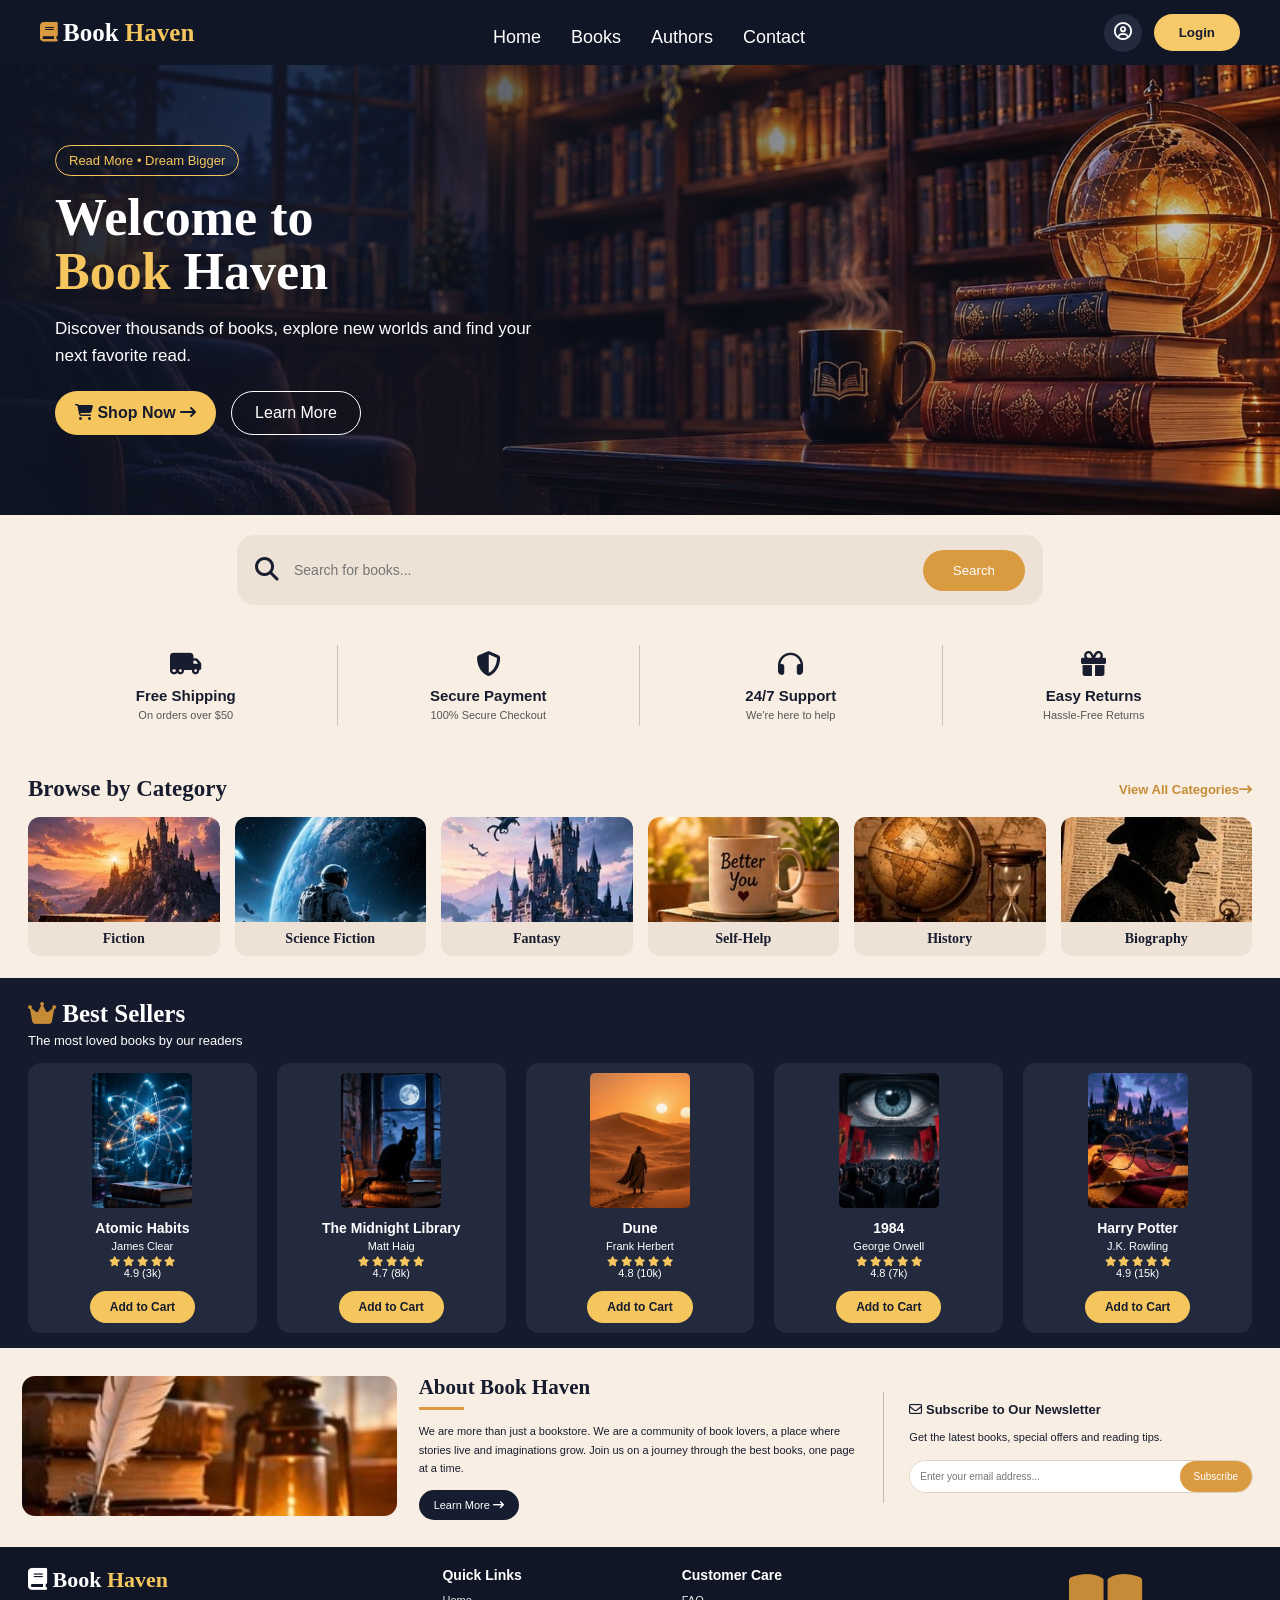
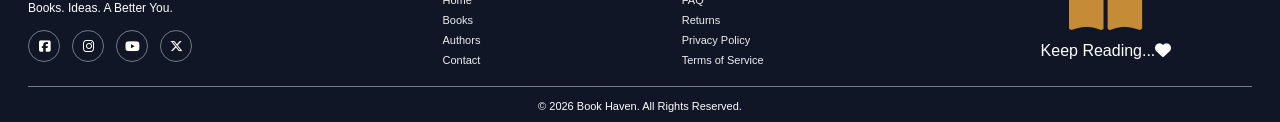
<file: index.html>
<!DOCTYPE html>
<html lang="en">

<head>
    <meta charset="UTF-8">
    <meta name="viewport" content="width=device-width, initial-scale=1.0">

    <title>Book Haven - Online Bookstore</title>

    <link rel="stylesheet" href="style.css">
    <link rel="stylesheet"
    href="https://cdnjs.cloudflare.com/ajax/libs/font-awesome/6.7.2/css/all.min.css">
</head>

<body>

    <!-- nav -->

    <header class="header">
        <div class="logo">
            <span><i class="fa-solid fa-book"></i></span>
            <h2>Book <span>Haven</span></h2>
        </div>

        <nav class="navbar">
            <a href="index.html">Home</a>
            <a href="Books.html">Books</a>
            <a href="Authors.html">Authors</a>
            <a href="Contact.html">Contact</a>
        </nav>

        <div class="nav-buttons">
            <button class="user-btn"><i class="fa-regular fa-circle-user"></i></button>
            <button class="login-btn">Login</button>
        </div>
    </header>

     <!-- main -->

    <section class="main">

        <div class="main-content">
            <span class="main-label">
                Read More • Dream Bigger
            </span>
            <h1>
                Welcome to
                <br>
                <span>Book</span> Haven
            </h1>
            <p>
                Discover thousands of books, explore new worlds
                and find your next favorite read.
            </p>

            <div class="main-buttons">
                <a href="#" class="shop-btn">
                    <i class="fa-solid fa-cart-shopping"></i> Shop Now <i class="fa-solid fa-arrow-right-long"></i>
                </a>
                <a href="#" class="learn-btn">
                    Learn More
                </a>
            </div>
        </div>
    </section>

    <!-- search -->

    <section class="search-section">

        <div class="search-box">
            <span><i class="fa-solid fa-magnifying-glass"></i></span>
            <input type="text" placeholder="Search for books...">
            <button>Search</button>
        </div>

    </section>

    <!-- services -->

    <section class="services">

        <div class="service">
            <span><i class="fa-solid fa-truck-moving"></i></span>
            <h3>Free Shipping</h3>
            <p>On orders over $50</p>
        </div>

        <div class="service">
            <span><i class="fa-solid fa-shield-halved"></i></span>
            <h3>Secure Payment</h3>
            <p>100% Secure Checkout</p>
        </div>

        <div class="service">

            <span><i class="fa-solid fa-headphones"></i></span>
            <h3>24/7 Support</h3>
            <p>We're here to help</p>
        </div>

        <div class="service">
            <span><i class="fa-solid fa-gift"></i></span>
            <h3>Easy Returns</h3>
            <p>Hassle-Free Returns</p>

        </div>
    </section>

     <!-- categories -->

    <section class="categories">

        <div class="section-heading">
            <h2>Browse by Category</h2>
            <a href="#">View All Categories<i class="fa-solid fa-arrow-right-long"></i></a>
        </div>

        <div class="category-container">

            <div class="category-card">
                <img src="images/fiction.jpg" alt="Fiction">
                <h3>Fiction</h3>
            </div>

            <div class="category-card">
                <img src="images/scifi.jpg" alt="Science Fiction">
                <h3>Science Fiction</h3>
            </div>

            <div class="category-card">
                <img src="images/fantasy.jpg" alt="Fantasy">
                <h3>Fantasy</h3>
            </div>

            <div class="category-card">
                <img src="images/selfhelp.jpg" alt="Self Help">
                <h3>Self-Help</h3>
            </div>

            <div class="category-card">
                <img src="images/history.jpg" alt="History">
                <h3>History</h3>
            </div>

            <div class="category-card">
                <img src="images/biography.jpg" alt="Biography">
                <h3>Biography</h3>
            </div>
        </div>

    </section>

    <!-- best sellers -->

     <section class="best-sellers">

        <div class="best-heading">
            <div>
                <h2><i class="fa-solid fa-crown"></i> Best Sellers</h2>
                <p>The most loved books by our readers</p>
            </div>
        </div>

        <div class="books-container">
            <div class="book-card">
                <img src="images/atomic.jpg" alt="Atomic Habits">
                <h3>Atomic Habits</h3>
                <p>James Clear</p>
                <div class="rating">                    
                    <i class="fa-solid fa-star"></i>
                    <i class="fa-solid fa-star"></i>
                    <i class="fa-solid fa-star"></i>
                    <i class="fa-solid fa-star"></i>
                    <i class="fa-solid fa-star"></i>
                </div>
                <p>4.9 (3k)</p>
                <button>Add to Cart</button>
            </div>


            <div class="book-card">
                <img src="images/midnight.jpg" alt="The Midnight Library">
                <h3>The Midnight Library</h3>
                <p>Matt Haig</p>
                <div class="rating">                    
                    <i class="fa-solid fa-star"></i>
                    <i class="fa-solid fa-star"></i>
                    <i class="fa-solid fa-star"></i>
                    <i class="fa-solid fa-star"></i>
                    <i class="fa-solid fa-star"></i>
                </div>
                <p>4.7 (8k)</p>
                <button>Add to Cart</button>
            </div>


            <div class="book-card">
                <img src="images/dune.jpg" alt="Dune">
                <h3>Dune</h3>
                <p>Frank Herbert</p>
                <div class="rating">
                    <i class="fa-solid fa-star"></i>
                    <i class="fa-solid fa-star"></i>
                    <i class="fa-solid fa-star"></i>
                    <i class="fa-solid fa-star"></i>
                    <i class="fa-solid fa-star"></i>
                </div>
                <p>4.8 (10k)</p>
                <button>Add to Cart</button>
            </div>


            <div class="book-card">
                <img src="images/1984.jpg" alt="1984">
                <h3>1984</h3>
                <p>George Orwell</p>
                <div class="rating">
                    <i class="fa-solid fa-star"></i>
                    <i class="fa-solid fa-star"></i>
                    <i class="fa-solid fa-star"></i>
                    <i class="fa-solid fa-star"></i>
                    <i class="fa-solid fa-star"></i>
                </div>
                <p>4.8 (7k)</p>
                <button>Add to Cart</button>
            </div>


            <div class="book-card">
                <img src="images/harrypotter.jpg" alt="Harry Potter">
                <h3>Harry Potter</h3>
                <p>J.K. Rowling</p>
                <div class="rating">
                    <i class="fa-solid fa-star"></i>
                    <i class="fa-solid fa-star"></i>
                    <i class="fa-solid fa-star"></i>
                    <i class="fa-solid fa-star"></i>
                    <i class="fa-solid fa-star"></i>
                </div>
                <p>4.9 (15k)</p>
                <button>Add to Cart</button>
            </div>
        </div>

    </section>

    <!-- about -->

    <section class="about-newsletter">

        <div class="about-image">
            <img src="images/about.jpg" alt="Book Haven Library">
        </div>

        <div class="about-content">
            <h2>About Book Haven</h2>
            <p>
                We are more than just a bookstore.
                We are a community of book lovers,
                a place where stories live and imaginations grow.
                Join us on a journey through the best books,
                one page at a time.
            </p>
            <a href="#">Learn More <i class="fa-solid fa-arrow-right-long"></i></a>
        </div>


        <div class="newsletter">
            <h3><i class="fa-regular fa-envelope"></i> Subscribe to Our Newsletter</h3>
            <p>
                Get the latest books, special offers
                and reading tips.
            </p>

            <div class="email-box">
                <input type="email" placeholder="Enter your email address...">
                <button>Subscribe</button>
            </div>
        </div>

    </section>

     <!-- footer -->
      
    <footer class="footer">

        <div class="footer-content">
            <div class="footer-logo">
                <h2><i class="fa-solid fa-book"></i> Book <span>Haven</span></h2>
                <p>Books. Ideas. A Better You.</p>
                <div class="social-icons">
                    <a href="#"><i class="fa-brands fa-square-facebook"></i></a>
                    <a href="#"><i class="fa-brands fa-instagram"></i></a>
                    <a href="#"><i class="fa-brands fa-youtube"></i></a>
                    <a href="#"><i class="fa-brands fa-x-twitter"></i></a>
                </div>
            </div>

            <div class="footer-links">
                <h3>Quick Links</h3>
                <a href="index.html">Home</a>
                <a href="Books.html">Books</a>
                <a href="Authors.html">Authors</a>
                <a href="Contact.html">Contact</a>
            </div>

            <div class="footer-links">
                <h3>Customer Care</h3>
                <a href="#">FAQ</a>
                <a href="#">Returns</a>
                <a href="#">Privacy Policy</a>
                <a href="#">Terms of Service</a>
            </div>

            <div class="footer-decoration">
                <h2><i class="fa-solid fa-book-open"></i></h2>
                <p>Keep Reading...<i class="fa-solid fa-heart"></i></p>
            </div>
            
        </div>
        <div class="copyright">
            <p>
                © 2026 Book Haven. All Rights Reserved.
            </p>
        </div>
    </footer>
</body>
</html>
</file>
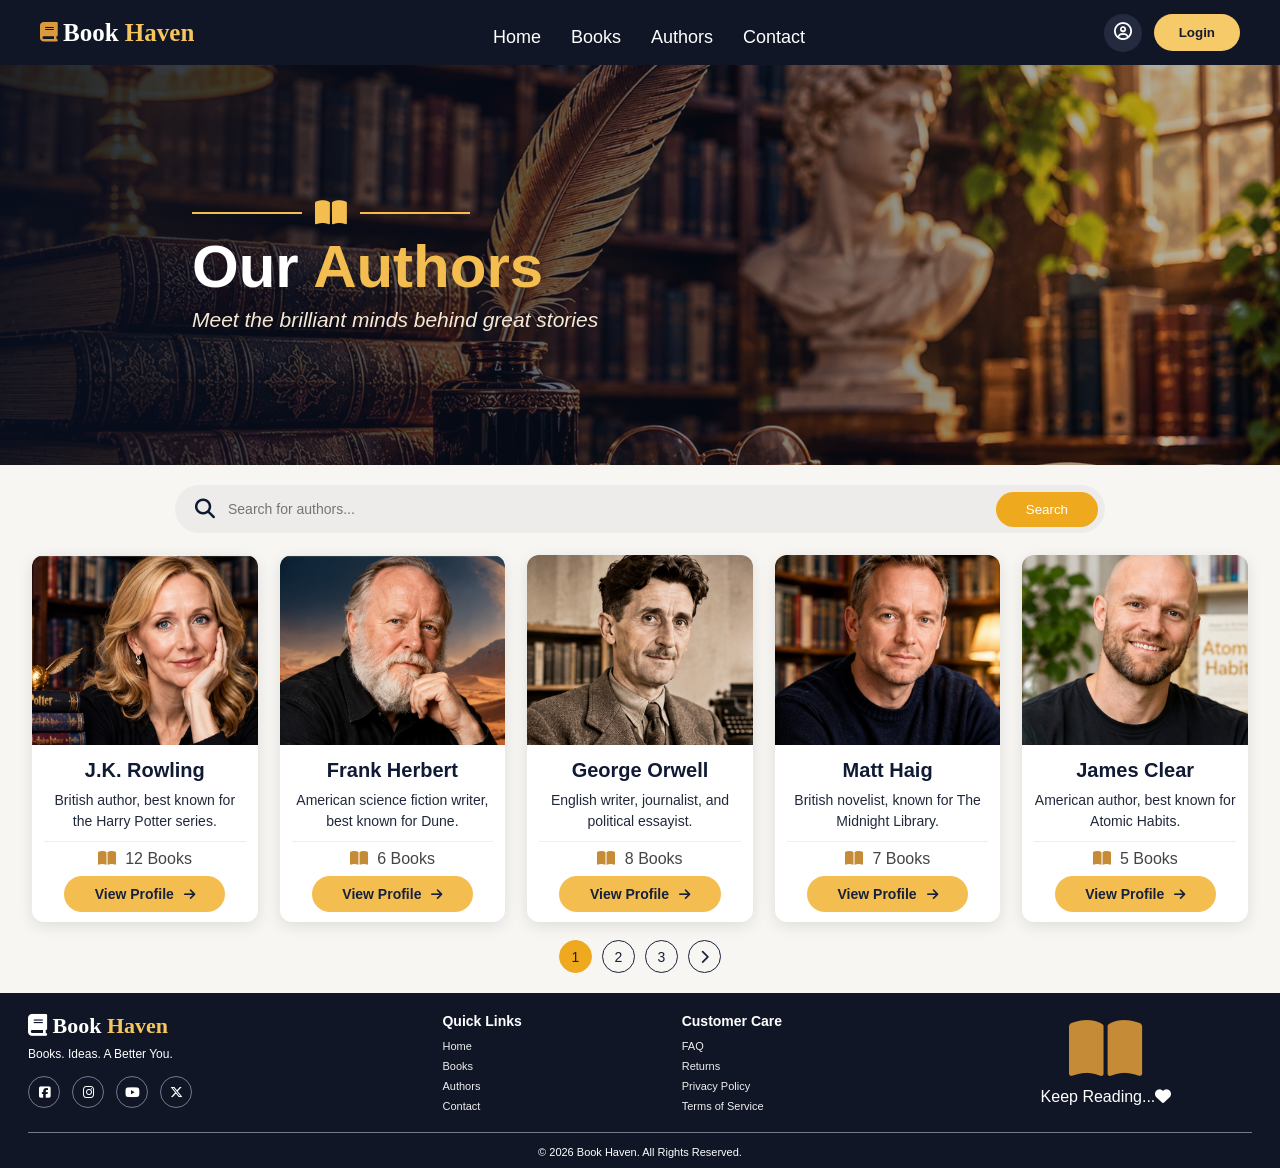
<file: Authors.html>
<!DOCTYPE html>
<html lang="en">

<head>
    <meta charset="UTF-8">
    <meta name="viewport" content="width=device-width, initial-scale=1.0">

    <title>Authors - Online Bookstore</title>

    <link rel="stylesheet" href="Authors.css">
    <link rel="stylesheet"
    href="https://cdnjs.cloudflare.com/ajax/libs/font-awesome/6.7.2/css/all.min.css">
</head>

<body>

    <!-- nav -->

    <header class="header">
        <div class="logo">
            <span><i class="fa-solid fa-book"></i></span>
            <h2>Book <span>Haven</span></h2>
        </div>

        <nav class="navbar">
            <a href="index.html">Home</a>
            <a href="Books.html">Books</a>
            <a href="Authors.html">Authors</a>
            <a href="Contact.html">Contact</a>
        </nav>

        <div class="nav-buttons">
            <button class="user-btn"><i class="fa-regular fa-circle-user"></i></button>
            <button class="login-btn">Login</button>
        </div>
    </header>


    <!-- main -->
    <section class="authors-main">

        <div class="authors-main-content">

            <div class="authors-decoration">
                <span></span>
                <i class="fa-solid fa-book-open"></i>
                <span></span>
            </div>
            <h1>Our <strong>Authors</strong></h1>
            <p>Meet the brilliant minds behind great stories</p>

        </div>

    </section>

    <main class="authors-main1">

        <!-- search -->

        <div class="authors-search">
            <i class="fa-solid fa-magnifying-glass"></i>
            <input type="text" placeholder="Search for authors...">
            <button>Search</button>

        </div>

        <!-- cards -->

        <section class="authors-grid">

            <!-- author1 -->

            <div class="author-card">
                <div class="author-image"><img src="images/jk-rowling.jpg" alt="J.K. Rowling"></div>

                <div class="author-info">
                    <h2>J.K. Rowling</h2>
                    <p>
                        British author, best known for
                        the Harry Potter series.
                    </p>
                    <div class="author-books">
                        <i class="fa-solid fa-book-open"></i>
                        12 Books
                    </div>
                    <a href="#" class="profile-btn">View Profile<i class="fa-solid fa-arrow-right"></i></a>

                </div>
            </div>

            <!-- author2 -->

            <div class="author-card">
                <div class="author-image"><img src="images/frank-herbert.jpg" alt="Frank Herbert"></div>

                <div class="author-info">
                    <h2>Frank Herbert</h2>
                    <p>
                        American science fiction writer,
                        best known for Dune.
                    </p>
                    <div class="author-books">
                        <i class="fa-solid fa-book-open"></i>
                        6 Books
                    </div>
                    
                    <a href="#" class="profile-btn">
                        View Profile
                        <i class="fa-solid fa-arrow-right"></i>
                    </a>
                </div>
            </div>

            <!-- author3 -->

            <div class="author-card">
                <div class="author-image"><img src="images/george-orwell.jpg" alt="George Orwell"></div>

                <div class="author-info">
                    <h2>George Orwell</h2>
                    <p>
                        English writer, journalist,
                        and political essayist.
                    </p>
                    <div class="author-books">
                        <i class="fa-solid fa-book-open"></i>
                        8 Books
                    </div>

                    <a href="#" class="profile-btn">
                        View Profile
                        <i class="fa-solid fa-arrow-right"></i>
                    </a>
                </div>
            </div>

            <!-- author4 -->

            <div class="author-card">
                <div class="author-image"><img src="images/matt-haig.jpg" alt="Matt Haig"></div>

                <div class="author-info">
                    <h2>Matt Haig</h2>
                    <p>
                        British novelist, known for
                        The Midnight Library.
                    </p>
                    <div class="author-books">
                        <i class="fa-solid fa-book-open"></i>
                        7 Books
                    </div>

                    <a href="#" class="profile-btn">
                        View Profile
                        <i class="fa-solid fa-arrow-right"></i>
                    </a>
                </div>
            </div>

            <!-- author5 -->

            <div class="author-card">
                <div class="author-image"><img src="images/james-clear.jpg" alt="James Clear"></div>

                <div class="author-info">
                    <h2>James Clear</h2>
                    <p>
                        American author, best known
                        for Atomic Habits.
                    </p>
                    <div class="author-books">
                        <i class="fa-solid fa-book-open"></i>
                        5 Books
                    </div>

                    <a href="#" class="profile-btn">
                        View Profile
                        <i class="fa-solid fa-arrow-right"></i>
                    </a>
                </div>
            </div>

        </section>

        <!-- page -->

        <div class="authors-pagination">
            <a href="#" class="page-active">1</a>
            <a href="#">2</a>
            <a href="#">3</a>
            <a href="#">
                <i class="fa-solid fa-chevron-right"></i>
            </a>
        </div>
    </main>

     <!-- footer -->
      
    <footer class="footer">

        <div class="footer-content">
            <div class="footer-logo">
                <h2><i class="fa-solid fa-book"></i> Book <span>Haven</span></h2>
                <p>Books. Ideas. A Better You.</p>
                <div class="social-icons">
                    <a href="#"><i class="fa-brands fa-square-facebook"></i></a>
                    <a href="#"><i class="fa-brands fa-instagram"></i></a>
                    <a href="#"><i class="fa-brands fa-youtube"></i></a>
                    <a href="#"><i class="fa-brands fa-x-twitter"></i></a>
                </div>
            </div>

            <div class="footer-links">
                <h3>Quick Links</h3>
                <a href="index.html">Home</a>
                <a href="Books.html">Books</a>
                <a href="Authors.html">Authors</a>
                <a href="Contact.html">Contact</a>
            </div>

            <div class="footer-links">
                <h3>Customer Care</h3>
                <a href="#">FAQ</a>
                <a href="#">Returns</a>
                <a href="#">Privacy Policy</a>
                <a href="#">Terms of Service</a>
            </div>

            <div class="footer-decoration">
                <h2><i class="fa-solid fa-book-open"></i></h2>
                <p>Keep Reading...<i class="fa-solid fa-heart"></i></p>
            </div>
            
        </div>
        <div class="copyright">
            <p>
                © 2026 Book Haven. All Rights Reserved.
            </p>
        </div>
    </footer>
</body>
</html>
</file>
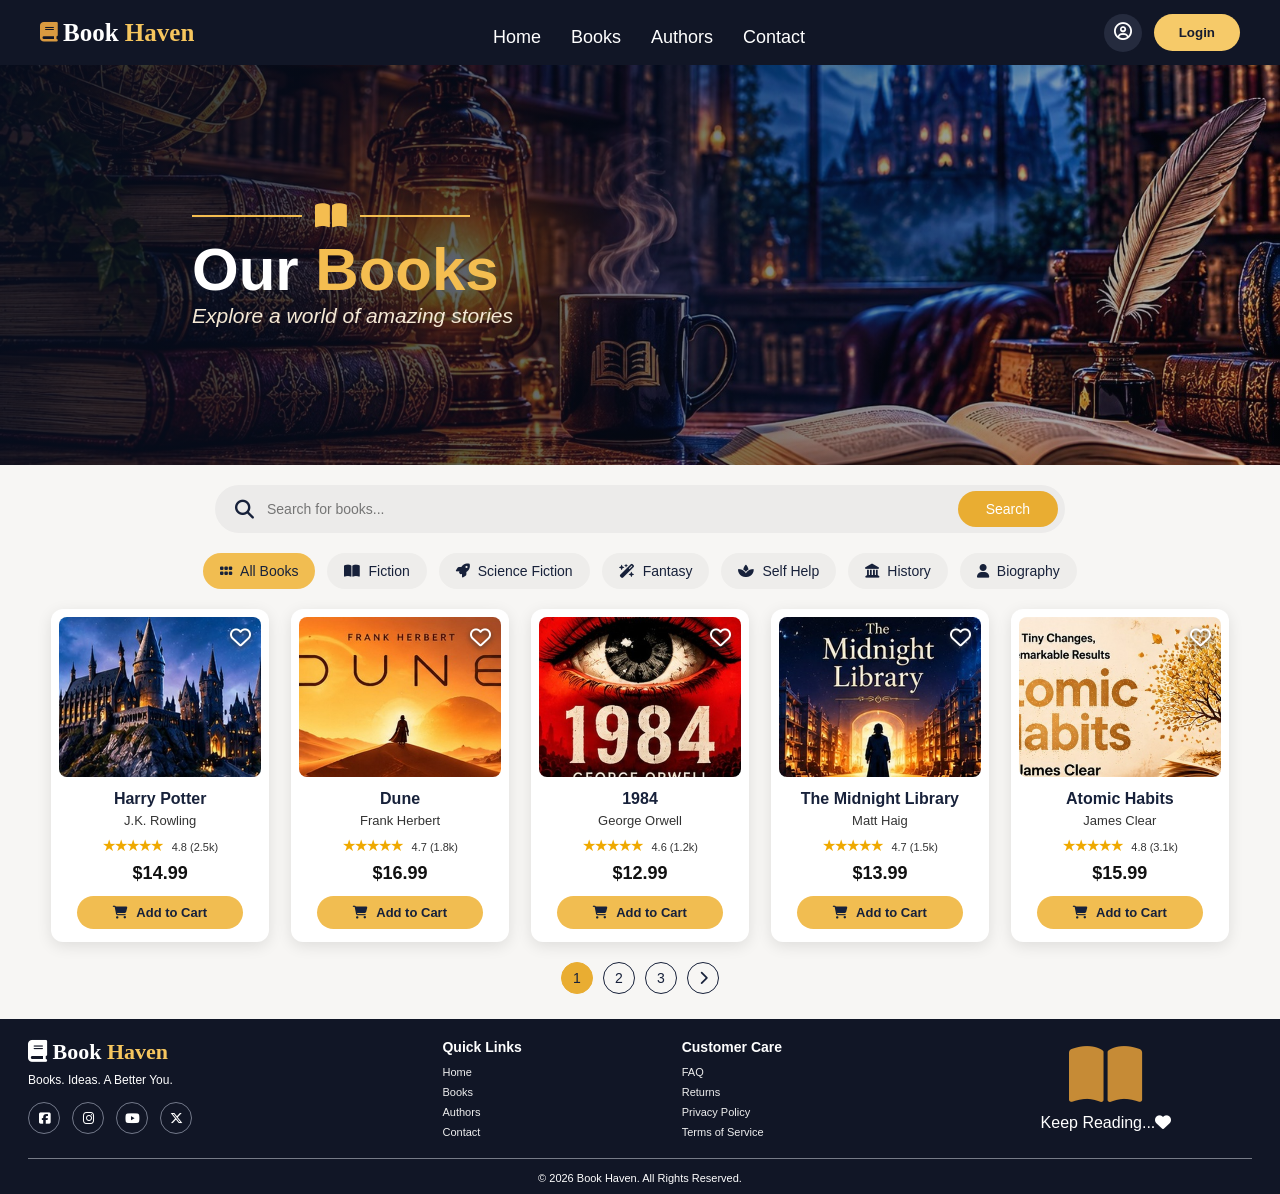
<file: Books.html>
<!DOCTYPE html>
<html lang="en">

<head>
    <meta charset="UTF-8">
    <meta name="viewport" content="width=device-width, initial-scale=1.0">

    <title>Books - Online Bookstore</title>

    <link rel="stylesheet" href="books.css">
    <link rel="stylesheet"
    href="https://cdnjs.cloudflare.com/ajax/libs/font-awesome/6.7.2/css/all.min.css">
</head>

<body>

    <!-- nav -->

    <header class="header">
        <div class="logo">
            <span><i class="fa-solid fa-book"></i></span>
            <h2>Book <span>Haven</span></h2>
        </div>

        <nav class="navbar">
            <a href="index.html">Home</a>
            <a href="Books.html">Books</a>
            <a href="Authors.html">Authors</a>
            <a href="Contact.html">Contact</a>
        </nav>

        <div class="nav-buttons">
            <button class="user-btn"><i class="fa-regular fa-circle-user"></i></button>
            <button class="login-btn">Login</button>
        </div>
    </header>

    <!-- main section -->
     
    <section class="books-main">

        <div class="books-main-content">
            <div class="main-decoration">
                <span></span>
                <i class="fa-solid fa-book-open"></i>
                <span></span>
            </div>
            <h1>Our <strong>Books</strong></h1>
            <p>Explore a world of amazing stories</p>
        </div>

    </section>

    <main class="books-main1">

       <!-- search -->
        <div class="books-search">
            <i class="fa-solid fa-magnifying-glass"></i>
            <input type="text" placeholder="Search for books...">
            <button>Search</button>
        </div>


        <!-- categories -->
        <div class="books-categories">
            <a href="#" class="category-active">
                <i class="fa-solid fa-grip"></i>
                All Books
            </a>

            <a href="#">
                <i class="fa-solid fa-book-open"></i>
                Fiction
            </a>

            <a href="#">
                <i class="fa-solid fa-rocket"></i>
                Science Fiction
            </a>

            <a href="#">
                <i class="fa-solid fa-wand-magic-sparkles"></i>
                Fantasy
            </a>

            <a href="#">
                <i class="fa-solid fa-spa"></i>
                Self Help
            </a>

            <a href="#">
                <i class="fa-solid fa-landmark"></i>
                History
            </a>

            <a href="#">
                <i class="fa-solid fa-user"></i>
                Biography
            </a>

        </div>


        <!-- card -->
        <div class="books-grid">

            <!-- book1 -->

            <div class="book-card">
                <div class="book-image">
                    <img src="images/harrypotter1.jpg" alt="Harry Potter"><i class="fa-regular fa-heart"></i>
                </div>

                <div class="book-info">
                    <h3>Harry Potter</h3>
                    <p>J.K. Rowling</p>

                    <div class="book-rating">
                        <span>★★★★★</span>
                        <small>4.8 (2.5k)</small>
                    </div>

                    <h4>$14.99</h4>

                    <button class="cart-btn">
                        <i class="fa-solid fa-cart-shopping"></i>
                        Add to Cart
                    </button>
                </div>
            </div>

            <!-- book2 -->
            <div class="book-card">

                <div class="book-image">
                    <img src="images/dune1.jpg" alt="Dune"><i class="fa-regular fa-heart"></i>
                </div>

                <div class="book-info">
                    <h3>Dune</h3>
                    <p>Frank Herbert</p>
                    <div class="book-rating">
                        <span>★★★★★</span>
                        <small>4.7 (1.8k)</small>
                    </div>

                    <h4>$16.99</h4>

                    <button class="cart-btn">
                        <i class="fa-solid fa-cart-shopping"></i>
                        Add to Cart
                    </button>
                </div>

            </div>

            <!-- book3 -->
            <div class="book-card">

                <div class="book-image">
                    <img src="images/1984(1).jpg" alt="1984"><i class="fa-regular fa-heart"></i>
                </div>

                <div class="book-info">
                    <h3>1984</h3>
                    <p>George Orwell</p>

                    <div class="book-rating">
                        <span>★★★★★</span>
                        <small>4.6 (1.2k)</small>
                    </div>

                    <h4>$12.99</h4>

                    <button class="cart-btn">
                        <i class="fa-solid fa-cart-shopping"></i>
                        Add to Cart
                    </button>
                </div>
            </div>

            <!-- book4 -->
            <div class="book-card">

                <div class="book-image">
                    <img src="images/midnight1.jpg" alt="The Midnight Library"><i class="fa-regular fa-heart"></i>
                </div>

                <div class="book-info">
                    <h3>The Midnight Library</h3>
                    <p>Matt Haig</p>

                    <div class="book-rating">
                        <span>★★★★★</span>
                        <small>4.7 (1.5k)</small>
                    </div>

                    <h4>$13.99</h4>

                    <button class="cart-btn">
                        <i class="fa-solid fa-cart-shopping"></i>
                        Add to Cart
                    </button>
                </div>
            </div>


            <!-- book5 -->
            <div class="book-card">

                <div class="book-image">
                    <img src="images/atomic1.jpg" alt="Atomic Habits"><i class="fa-regular fa-heart"></i>
                </div>

                <div class="book-info">
                    <h3>Atomic Habits</h3>
                    <p>James Clear</p>

                    <div class="book-rating">
                        <span>★★★★★</span>
                        <small>4.8 (3.1k)</small>
                    </div>

                    <h4>$15.99</h4>

                    <button class="cart-btn">
                        <i class="fa-solid fa-cart-shopping"></i>
                        Add to Cart
                    </button>
                </div>
            </div>

        </div>


        <!-- pagination -->
        <div class="books-pagination">
            <a href="#" class="page-active">1</a>
            <a href="#">2</a>
            <a href="#">3</a>
            <a href="#" class="next-page">
                <i class="fa-solid fa-chevron-right"></i>
            </a>

        </div>

    </main>


     <!-- footer -->
      
    <footer class="footer">

        <div class="footer-content">
            <div class="footer-logo">
                <h2><i class="fa-solid fa-book"></i> Book <span>Haven</span></h2>
                <p>Books. Ideas. A Better You.</p>
                <div class="social-icons">
                    <a href="#"><i class="fa-brands fa-square-facebook"></i></a>
                    <a href="#"><i class="fa-brands fa-instagram"></i></a>
                    <a href="#"><i class="fa-brands fa-youtube"></i></a>
                    <a href="#"><i class="fa-brands fa-x-twitter"></i></a>
                </div>
            </div>

            <div class="footer-links">
                <h3>Quick Links</h3>
                <a href="index.html">Home</a>
                <a href="Books.html">Books</a>
                <a href="Authors.html">Authors</a>
                <a href="Contact.html">Contact</a>
            </div>

            <div class="footer-links">
                <h3>Customer Care</h3>
                <a href="#">FAQ</a>
                <a href="#">Returns</a>
                <a href="#">Privacy Policy</a>
                <a href="#">Terms of Service</a>
            </div>

            <div class="footer-decoration">
                <h2><i class="fa-solid fa-book-open"></i></h2>
                <p>Keep Reading...<i class="fa-solid fa-heart"></i></p>
            </div>
            
        </div>
        <div class="copyright">
            <p>
                © 2026 Book Haven. All Rights Reserved.
            </p>
        </div>
    </footer>
</body>
</html>
</file>
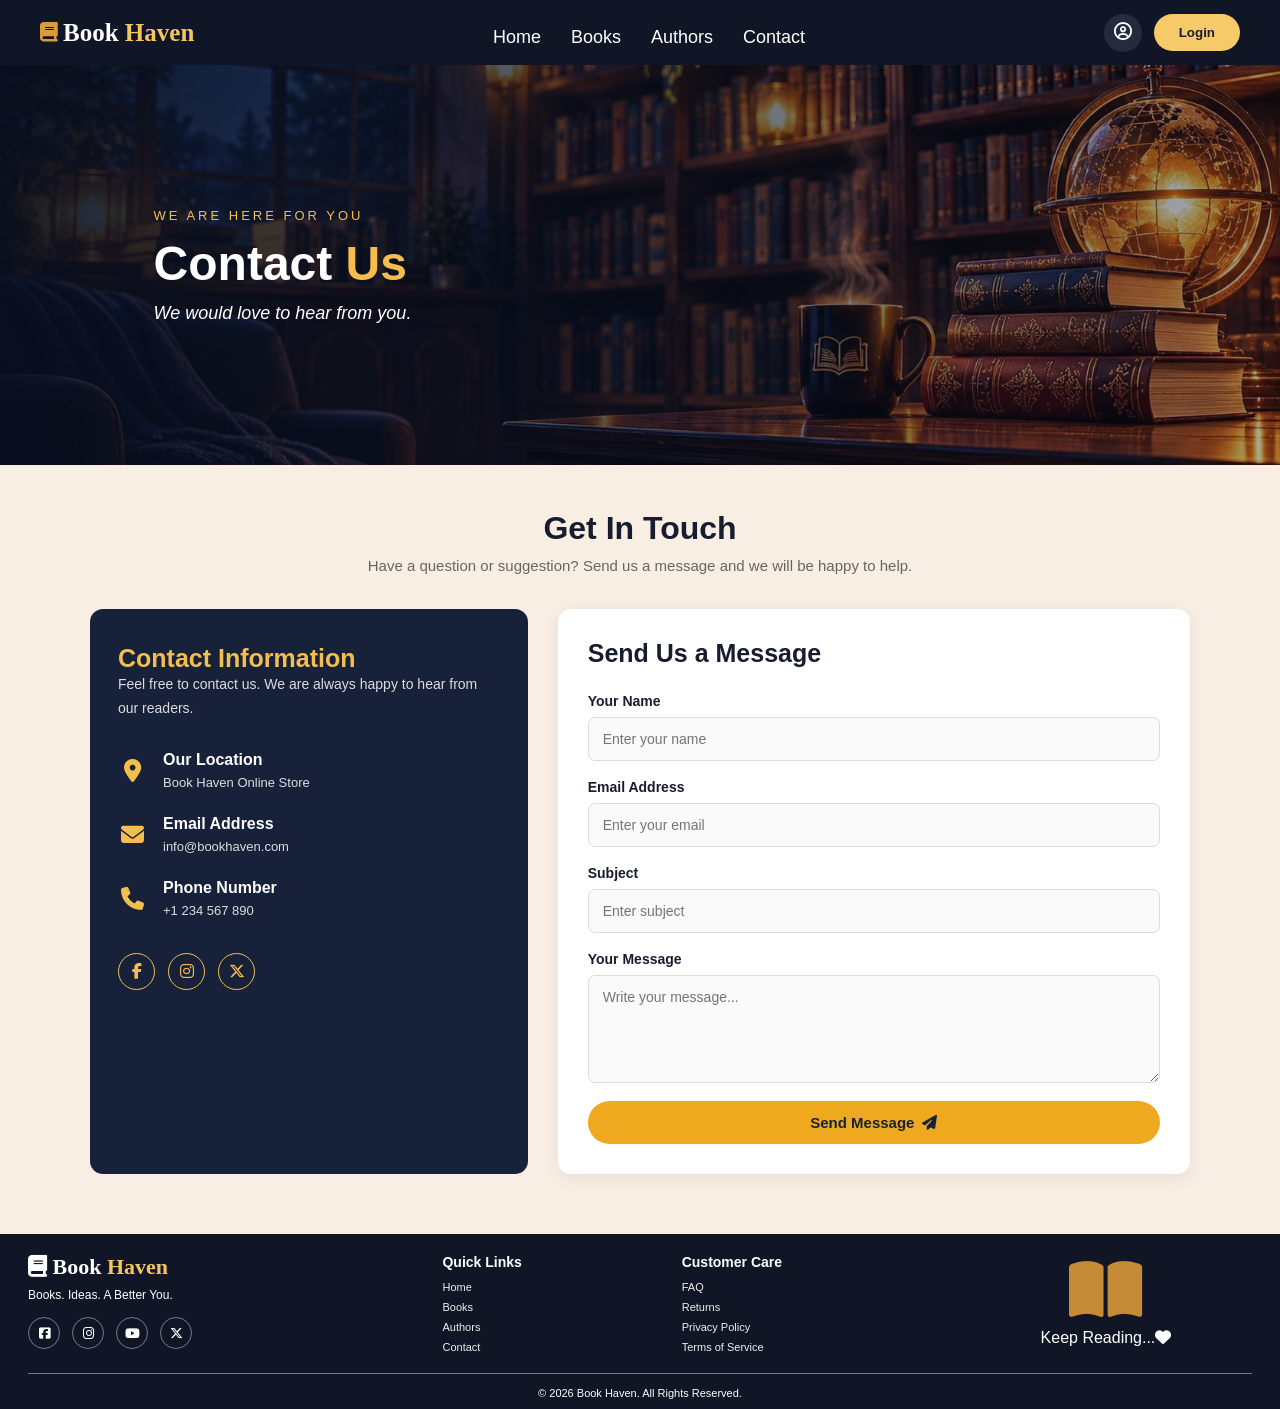
<file: Contact.html>
<!DOCTYPE html>
<html lang="en">

<head>
    <meta charset="UTF-8">
    <meta name="viewport" content="width=device-width, initial-scale=1.0">

    <title>Contact - Online Bookstore</title>

    <link rel="stylesheet" href="Contact.css">
    <link rel="stylesheet"
    href="https://cdnjs.cloudflare.com/ajax/libs/font-awesome/6.7.2/css/all.min.css">
</head>

<body>

    <!-- nav -->

    <header class="header">
        <div class="logo">
            <span><i class="fa-solid fa-book"></i></span>
            <h2>Book <span>Haven</span></h2>
        </div>

        <nav class="navbar">
            <a href="index.html">Home</a>
            <a href="Books.html">Books</a>
            <a href="Authors.html">Authors</a>
            <a href="Contact.html">Contact</a>
        </nav>

        <div class="nav-buttons">
            <button class="user-btn"><i class="fa-regular fa-circle-user"></i></button>
            <button class="login-btn">Login</button>
        </div>
    </header>

    <!-- main -->

    <section class="contact-main">

        <div class="contact-main-content">
            <span>WE ARE HERE FOR YOU</span>
            <h1>Contact <strong>Us</strong></h1>
            <p>We would love to hear from you.</p>
        </div>

    </section>


    <!-- main1 -->
    <main class="contact-main1">

        <div class="contact-heading">
            <h2>Get In Touch</h2>
            <p>
                Have a question or suggestion?
                Send us a message and we will be happy to help.
            </p>
        </div>

        <!-- information -->

        <section class="contact-container">

            <div class="contact-info">
                <h2>Contact Information</h2>
                <p>
                    Feel free to contact us.
                    We are always happy to hear from our readers.
                </p>
                <div class="contact-info-item">
                    <i class="fa-solid fa-location-dot"></i>
                    <div>
                        <h3>Our Location</h3>
                        <p>Book Haven Online Store</p>
                    </div>
                </div>

                <div class="contact-info-item">
                    <i class="fa-solid fa-envelope"></i>
                    <div>
                        <h3>Email Address</h3>
                        <p>info@bookhaven.com</p>
                    </div>
                </div>

                <div class="contact-info-item">
                    <i class="fa-solid fa-phone"></i>
                    <div>
                        <h3>Phone Number</h3>
                        <p>+1 234 567 890</p>
                    </div>
                </div>

                <div class="contact-social">
                    <a href="#"><i class="fa-brands fa-facebook-f"></i></a>
                    <a href="#"><i class="fa-brands fa-instagram"></i></a>
                    <a href="#"><i class="fa-brands fa-x-twitter"></i></a>
                </div>

            </div>

            <!-- form -->
            <div class="contact-form-box">

                <h2>Send Us a Message</h2>

                <form class="contact-form">

                    <label for="contact-name">Your Name</label>
                    <input type="text" id="contact-name" placeholder="Enter your name" required>

                    <label for="contact-email">Email Address</label>
                    <input type="email" id="contact-email" placeholder="Enter your email" required>

                    <label for="contact-subject">Subject</label>
                    <input type="text" id="contact-subject" placeholder="Enter subject" required>

                    <label for="contact-message">Your Message</label>
                    <textarea id="contact-message" rows="5" placeholder="Write your message..." required></textarea>

                    <button type="submit">Send Message<i class="fa-solid fa-paper-plane"></i></button>

                </form>
            </div>
        </section>
    </main>


     <!-- footer -->
      
    <footer class="footer">

        <div class="footer-content">
            <div class="footer-logo">
                <h2><i class="fa-solid fa-book"></i> Book <span>Haven</span></h2>
                <p>Books. Ideas. A Better You.</p>
                <div class="social-icons">
                    <a href="#"><i class="fa-brands fa-square-facebook"></i></a>
                    <a href="#"><i class="fa-brands fa-instagram"></i></a>
                    <a href="#"><i class="fa-brands fa-youtube"></i></a>
                    <a href="#"><i class="fa-brands fa-x-twitter"></i></a>
                </div>
            </div>

            <div class="footer-links">
                <h3>Quick Links</h3>
                <a href="index.html">Home</a>
                <a href="Books.html">Books</a>
                <a href="Authors.html">Authors</a>
                <a href="Contact.html">Contact</a>
            </div>

            <div class="footer-links">
                <h3>Customer Care</h3>
                <a href="#">FAQ</a>
                <a href="#">Returns</a>
                <a href="#">Privacy Policy</a>
                <a href="#">Terms of Service</a>
            </div>

            <div class="footer-decoration">
                <h2><i class="fa-solid fa-book-open"></i></h2>
                <p>Keep Reading...<i class="fa-solid fa-heart"></i></p>
            </div>
            
        </div>
        <div class="copyright">
            <p>
                © 2026 Book Haven. All Rights Reserved.
            </p>
        </div>
    </footer>
</body>
</html>
</file>
<file: style.css>
* {
    margin: 0;
    padding: 0;
    box-sizing: border-box;
}

body {
    font-family: Arial, sans-serif;
    background-color: #f8eee3;
    color: #171c2e;
}

a {
    text-decoration: none;
    color: inherit;
}

button {
    cursor: pointer;
    border: none;
}

/* nav */

.header {
    width: 100%;
    height: 65px;
    background-color: #111626;
    display: flex;
    align-items: center;
    justify-content: space-between;
    padding: 0 40px;
    color: white;
}

.logo {
    display: flex;
    align-items: center;
    gap: 5px;
}

.logo i{
    font-size: 20px;
    color: #d99a40;
}


.logo h2 {
    font-family: Georgia, serif;
    font-size: 25px;
}

.logo h2 span {
    color: #f6c65e;
}

.navbar {
    display: flex;
    align-items: center;
    gap: 30px;
}

.navbar a {
    font-size: 18px;
    color: white;
    transition: 0.3s;
    padding-top: 10px;
}

.navbar a:hover{
    color: #f6c65e;
    text-decoration: underline;
}

.nav-buttons {
    display: flex;
    align-items: center;
    gap: 12px;
}

.user-btn {
    width: 38px;
    height: 38px;
    border-radius: 50%;
    background-color: #252b3e;
    color: white;
    font-size: 18px;
}

.login-btn {
    background-color: #f6ca69;
    color: #171c2e;
    padding: 11px 25px;
    border-radius: 30px;
    font-weight: bold;
}

/* main section */

.main {
    width: 100%;
    height: 450px;
    background-image:
        linear-gradient(
            to right,
            rgba(15, 20, 35, 0.95),
            rgba(15, 20, 35, 0.2)
        ),
        url("images/hero.jpg");
    background-size: cover;
    background-position: center;
    display: flex;
    align-items: center;
    position: relative;
    padding: 0 55px;
}

.main-content {
    max-width: 500px;
    color: white;
}

.main-label {
    display: inline-block;
    border: 1px solid #f6c65e;
    border-radius: 30px;
    padding: 7px 13px;
    margin-bottom: 15px;
    color: #f6c65e;
    font-size: 13px;
}

.main-content h1 {
    font-family: Georgia, serif;
    font-size: 52px;
    line-height: 1.05;
    margin-bottom: 15px;
}

.main-content h1 span {
    color: #f6c65e;
}

.main-content p {
    font-size: 17px;
    line-height: 1.6;
    margin-bottom: 22px;
}

.main-buttons {
    display: flex;
    gap: 15px;
    align-items: center;
}

.shop-btn {
    background-color: #f6c65e;
    color: #151b2c;
    padding: 13px 20px;
    border-radius: 30px;
    font-weight: bold;
}

.learn-btn {
    border: 1px solid white;
    color: white;
    padding: 12px 23px;
    border-radius: 30px;
}

/* search */

.search-section {
    background-color: #f8eee3;
    display: flex;
    justify-content: center;
    padding: 20px;
}

.search-box {
    width: 65%;
    min-height: 70px;
    background-color: #eee1d6;
    display: flex;
    align-items: center;
    padding: 10px 18px;
    gap: 15px;
    border-radius: 18px;
}

.search-box span {
    font-size: 24px;
}

.search-box input {
    flex: 1;
    border: none;
    outline: none;
    background-color: transparent;
    font-size: 14px;
}

.search-box button {
    background-color: #d99a40;
    color: white;
    padding: 13px 30px;
    border-radius: 30px;
}

/* services */

.services {
    background-color: #f8eee3;
    display: grid;
    grid-template-columns: repeat(4, 1fr);
    padding: 20px 35px 30px;
}

.service {
    text-align: center;
    padding: 5px 10px;
    border-right: 1px solid #cfc2b6;
}

.service:last-child {
    border-right: none;
}

.service span {
    font-size: 25px;
    display: block;
    margin-bottom: 8px;
}

.service h3 {
    font-size: 15px;
    margin-bottom: 5px;
}

.service p {
    font-size: 11px;
    color: #555;
}

/* categories */

.categories {
    background-color: #f8eee3;
    padding: 20px 28px 22px;
}

.section-heading {
    display: flex;
    justify-content: space-between;
    align-items: center;
    margin-bottom: 15px;
}

.section-heading h2 {
    font-family: Georgia, serif;
    font-size: 23px;
}

.section-heading a {
    color: #c68b36;
    font-size: 13px;
    font-weight: bold;
}

.category-container {
    display: grid;
    grid-template-columns: repeat(6, 1fr);
    gap: 15px;
}

.category-card {
    background-color: #eee1d6;
    border-radius: 12px;
    overflow: hidden;
    text-align: center;
    transition: 0.3s;
}

.category-card:hover {
    transform: translateY(-5px);
}

.category-card img {
    width: 100%;
    height: 105px;
    object-fit: cover;
    display: block;
}

.category-card h3 {
    font-family: Georgia, serif;
    font-size: 14px;
    padding: 9px 3px;
}

/* best sellers */

.best-sellers {
    background-color: #151b2d;
    color: white;
    padding: 22px 28px 15px;
}

.best-heading {
    display: flex;
    justify-content: space-between;
    align-items: center;
    margin-bottom: 15px;
}
.best-heading i{
    color: #c68b36;
}

.best-heading h2 {
    font-family: Georgia, serif;
    font-size: 25px;
    margin-bottom: 5px;
}

.best-heading p {
    font-size: 13px;
}

.books-container {
    display: grid;
    grid-template-columns: repeat(5, 1fr);
    gap: 20px;
}

.book-card {
    background-color: #242a3e;
    border-radius: 13px;
    text-align: center;
    padding: 10px;
    transition: 0.3s;
}

.book-card:hover {
    transform: translateY(-5px);
}

.book-card img {
    width: 100px;
    height: 135px;
    object-fit: cover;
    border-radius: 5px;
    margin-bottom: 8px;
}

.book-card h3 {
    font-size: 14px;
    margin-bottom: 4px;
}

.book-card p {
    font-size: 11px;
    margin-bottom: 4px;
}

.book-card .rating {
    color: #f6c65e;
    font-size: 10px;
}

.book-card button {
    background-color: #f6c65e;
    color: #151b2d;
    padding: 9px 20px;
    border-radius: 25px;
    font-weight: bold;
    font-size: 12px;
    margin-top: 8px;
}

/* about */

.about-newsletter {
    background-color: #f8eee3;
    display: grid;
    grid-template-columns: 1.1fr 1.3fr 1.1fr;
    gap: 22px;
    align-items: center;
    padding: 22px;
}

.about-image img {
    width: 100%;
    height: 140px;
    object-fit: cover;
    border-radius: 13px;
}

.about-content {
    padding: 5px 0;
}

.about-content h2 {
    font-family: Georgia, serif;
    font-size: 21px;
    margin-bottom: 12px;
}

.about-content h2::after {
    content: "";
    display: block;
    width: 45px;
    height: 3px;
    background-color: #d99a40;
    margin-top: 7px;
}

.about-content p {
    font-size: 11px;
    line-height: 1.7;
    margin-bottom: 12px;
}

.about-content a {
    display: inline-block;
    background-color: #171d30;
    color: white;
    padding: 9px 15px;
    border-radius: 25px;
    font-size: 11px;
}

.newsletter {
    border-left: 1px solid #c5b8ab;
    padding: 10px 5px 10px 25px;
}

.newsletter h3 {
    font-size: 13px;
    margin-bottom: 12px;
}

.newsletter p {
    font-size: 11px;
    line-height: 1.6;
    margin-bottom: 13px;
}

.email-box {
    display: flex;
    background-color: white;
    border: 1px solid #ddd0c3;
    border-radius: 25px;
    overflow: hidden;
}

.email-box input {
    width: 80%;
    padding: 10px;
    border: none;
    outline: none;
    font-size: 10px;
}

.email-box button {
    background-color: #d99a40;
    color: white;
    padding: 10px 14px;
    border-radius: 25px;
    font-size: 10px;
}

/* footer */

.footer {
    background-color: #111626;
    color: white;
    padding: 20px 28px 10px;
}

.footer-content {
    display: grid;
    grid-template-columns: 2fr 1.1fr 1.3fr 1.5fr;
    gap: 25px;
    padding-bottom: 20px;
}

.footer-logo h2 {
    font-family: Georgia, serif;
    font-size: 22px;
    margin-bottom: 8px;
}

.footer-logo h2 span {
    color: #f6c65e;
}

.footer-logo p {
    font-size: 12px;
    margin-bottom: 15px;
}

.social-icons {
    display: flex;
    gap: 12px;
}

.social-icons a {
    width: 32px;
    height: 32px;
    border: 1px solid #73798a;
    border-radius: 50%;
    display: flex;
    align-items: center;
    justify-content: center;
    font-size: 13px;
}

.footer-links {
    display: flex;
    flex-direction: column;
    gap: 8px;
}

.footer-links h3 {
    font-size: 14px;
    margin-bottom: 3px;
}

.footer-links a {
    font-size: 11px;
    color: #eee;
}

.footer-links a:hover {
    color: #f6c65e;
}

.footer-decoration {
    text-align: center;
}

.footer-decoration h2 {
    font-size: 65px;
    color: #c68b36;
}

.footer-decoration p {
    font-family: 'Gill Sans', 'Gill Sans MT', Calibri, 'Trebuchet MS', sans-serif;
    color: white;
}

.copyright {
    border-top: 1px solid #777b87;
    text-align: center;
    padding-top: 13px;
}

.copyright p {
    font-size: 11px;
}


/* Responsive */

html {
    width: 100%;
    max-width: 100%;
    overflow-x: hidden;
}

body {
    width: 100%;
    max-width: 100%;
    min-width: 0;
    overflow-x: hidden;
}

img {
    max-width: 100%;
}

/* Tablet and small laptops */

@media (max-width: 992px) {
    .header {
        padding-left: 22px;
        padding-right: 22px;
        gap: 16px;
    }

    .navbar {
        gap: 18px;
    }

    .navbar a {
        font-size: 16px;
    }

    .footer-content {
        grid-template-columns: repeat(2, minmax(0, 1fr));
    }
}

/* Phones */

@media (max-width: 768px) {
    .header {
        height: auto;
        min-height: 65px;
        padding: 12px 16px;
        display: flex;
        flex-wrap: wrap;
        justify-content: space-between;
        gap: 12px;
    }

    .logo h2 {
        font-size: 22px;
    }

    .navbar {
        order: 3;
        width: 100%;
        display: flex;
        flex-direction: row;
        flex-wrap: wrap;
        justify-content: center;
        gap: 10px 20px;
        padding: 6px 0 2px;
    }

    .navbar a {
        padding-top: 0;
        font-size: 15px;
    }

    .nav-buttons {
        gap: 8px;
    }

    .login-btn {
        padding: 9px 17px;
    }

    .main,
    .books-main,
    .authors-main,
    .contact-main {
        width: 100%;
        min-height: 300px;
        height: auto;
        padding: 48px 22px;
        background-position: center;
    }

    .main-content {
        width: 100%;
        max-width: 520px;
    }

    .main-content h1 {
        font-size: clamp(30px, 8vw, 42px);
    }

    .main-content p {
        font-size: 15px;
    }

    .main-buttons {
        flex-wrap: wrap;
        gap: 10px;
    }

    .books-main h1,
    .authors-main h1,
    .contact-main h1 {
        font-size: clamp(34px, 9vw, 46px);
    }

    .books-main p,
    .authors-main p,
    .contact-main p {
        font-size: 16px;
    }

    .search-box,
    .books-search,
    .authors-search {
        width: 100%;
        max-width: 100%;
        min-width: 0;
    }

    .search-section {
        padding: 16px;
    }

    .search-box {
        min-height: 58px;
        gap: 9px;
        padding: 8px 10px 8px 14px;
    }

    .search-box input,
    .books-search input,
    .authors-search input {
        min-width: 0;
        width: 100%;
    }

    .search-box button,
    .books-search button,
    .authors-search button {
        flex: 0 0 auto;
        padding: 10px 16px;
    }

    .services {
        grid-template-columns: repeat(2, minmax(0, 1fr));
        padding: 16px;
        row-gap: 18px;
    }

    .service {
        border-right: 0;
        padding: 8px 5px;
    }

    .service:nth-child(odd) {
        border-right: 1px solid #cfc2b6;
    }

    .categories {
        width: 100%;
        padding: 20px 16px;
    }

    .section-heading {
        gap: 12px;
        align-items: flex-start;
    }

    .section-heading h2 {
        font-size: 21px;
    }

    .category-container {
        grid-template-columns: repeat(3, minmax(0, 1fr));
        gap: 10px;
    }

    .category-card img {
        height: 115px;
    }

    .best-sellers {
        width: 100%;
        padding: 20px 16px;
    }

    .books-container {
        grid-template-columns: repeat(2, minmax(0, 1fr));
        gap: 12px;
    }

    .book-card {
        min-width: 0;
    }

    .book-card img {
        width: min(100%, 125px);
        height: 145px;
        object-fit: cover;
    }

    .about-newsletter {
        grid-template-columns: minmax(0, 1fr);
        gap: 18px;
        padding: 20px 16px;
    }

    .about-image img {
        height: 180px;
    }

    .newsletter {
        border-left: 0;
        border-top: 1px solid #c5b8ab;
        padding: 18px 0 0;
    }

    .books-main1,
    .authors-main1 {
        width: 100%;
        padding: 18px 16px;
    }

    .books-grid,
    .authors-grid {
        width: 100%;
        grid-template-columns: repeat(2, minmax(0, 1fr));
        gap: 14px;
    }

    .book-image {
        height: 170px;
    }

    .author-image {
        height: 170px;
    }

    .author-info h2 {
        font-size: 17px;
    }

    .contact-main1 {
        padding: 32px 16px 42px;
    }

    .contact-heading h2 {
        font-size: 27px;
    }

    .contact-container {
        width: 100%;
        max-width: 620px;
        grid-template-columns: minmax(0, 1fr);
        gap: 18px;
    }

    .contact-info,
    .contact-form-box {
        width: 100%;
        min-width: 0;
        padding: 22px;
    }

    .contact-form input,
    .contact-form textarea {
        width: 100%;
        max-width: 100%;
    }

    .contact-form button {
        width: 100%;
    }

    .footer {
        padding: 22px 18px 12px;
    }

    .footer-content {
        grid-template-columns: repeat(2, minmax(0, 1fr));
        gap: 22px 16px;
    }

    .footer-decoration {
        text-align: left;
    }
}

/* Narrow phones */

@media (max-width: 480px) {
    .header {
        padding: 11px 12px;
    }

    .logo h2 {
        font-size: 20px;
    }

    .user-btn {
        width: 34px;
        height: 34px;
    }

    .login-btn {
        padding: 8px 13px;
        font-size: 13px;
    }

    .navbar {
        gap: 9px 15px;
    }

    .navbar a {
        font-size: 14px;
    }

    .main,
    .books-main,
    .authors-main,
    .contact-main {
        min-height: 285px;
        padding: 38px 16px;
    }

    .main-label {
        font-size: 11px;
    }

    .main-content h1 {
        font-size: 32px;
    }

    .main-content p {
        font-size: 14px;
    }

    .shop-btn,
    .learn-btn {
        padding: 11px 15px;
        font-size: 13px;
    }

    .search-box {
        gap: 7px;
        padding-left: 11px;
    }

    .search-box button {
        padding: 9px 12px;
        font-size: 12px;
    }

    .section-heading {
        flex-direction: column;
        gap: 7px;
    }

    .category-container {
        grid-template-columns: repeat(3, minmax(0, 1fr));
        gap: 8px;
    }

    .category-card img {
        height: 100px;
    }

    .category-card h3 {
        font-size: 12px;
        overflow-wrap: anywhere;
    }

    .best-heading h2 {
        font-size: 22px;
    }

    .books-container {
        grid-template-columns: repeat(2, minmax(0, 1fr));
        gap: 10px;
    }

    .book-card {
        padding: 8px 6px;
    }

    .book-card img {
        height: 125px;
    }

    .book-card button {
        padding: 8px 10px;
        font-size: 11px;
    }

    .books-grid,
    .authors-grid {
        grid-template-columns: repeat(2, minmax(0, 1fr));
        gap: 10px;
    }

    .book-image,
    .author-image {
        height: 145px;
    }

    .book-info h3 {
        font-size: 14px;
    }

    .author-info {
        padding: 10px 7px;
    }

    .author-info h2 {
        font-size: 15px;
    }

    .author-info p {
        font-size: 12px;
    }

    .profile-btn {
        width: 100%;
        font-size: 12px;
        gap: 5px;
    }

    .books-categories {
        justify-content: flex-start;
        gap: 8px;
    }

    .books-categories a {
        padding: 8px 11px;
        font-size: 12px;
    }

    .books-search,
    .authors-search {
        gap: 8px;
        padding-left: 12px;
    }

    .books-search button,
    .authors-search button {
        padding: 9px 12px;
        font-size: 12px;
    }

    .contact-info,
    .contact-form-box {
        padding: 18px;
    }

    .footer-content {
        grid-template-columns: minmax(0, 1fr) minmax(0, 1fr);
        gap: 20px 12px;
    }

    .footer-decoration h2 {
        font-size: 48px;
    }

    .copyright p {
        line-height: 1.5;
    }
}
</file>
<file: Authors.css>
* {
    margin: 0;
    padding: 0;
    box-sizing: border-box;
}

body {
    font-family: Arial, sans-serif;
    background-color: #f8eee3;
    color: #171c2e;
}

a {
    text-decoration: none;
    color: inherit;
}

button {
    cursor: pointer;
    border: none;
}

/* header */

.header {
    width: 100%;
    height: 65px;
    background-color: #111626;
    display: flex;
    align-items: center;
    justify-content: space-between;
    padding: 0 40px;
    color: white;
}

.logo {
    display: flex;
    align-items: center;
    gap: 5px;
}

.logo i{
    font-size: 20px;
    color: #d99a40;
}


.logo h2 {
    font-family: Georgia, serif;
    font-size: 25px;
}

.logo h2 span {
    color: #f6c65e;
}

.navbar {
    display: flex;
    align-items: center;
    gap: 30px;
}

.navbar a {
    font-size: 18px;
    color: white;
    transition: 0.3s;
    padding-top: 10px;
}

.navbar a:hover{
    color: #f6c65e;
    text-decoration: underline;
}

.nav-buttons {
    display: flex;
    align-items: center;
    gap: 12px;
}

.user-btn {
    width: 38px;
    height: 38px;
    border-radius: 50%;
    background-color: #252b3e;
    color: white;
    font-size: 18px;
}

.login-btn {
    background-color: #f6ca69;
    color: #171c2e;
    padding: 11px 25px;
    border-radius: 30px;
    font-weight: bold;
}

/* main */

.authors-main {
    width: 100%;
    height: 400px;
    background:
    linear-gradient(
        90deg,
        rgba(8, 15, 31, 0.90),
        rgba(8, 15, 31, 0.25)
    ),
    url("images/Authors.jpg");
    background-size: cover;
    background-position: center;
    display: flex;
    align-items: center;
    padding-left: 15%;
}

.authors-main-content {
    color: white;
}

.authors-decoration {
    display: flex;
    align-items: center;
    gap: 13px;
    color: #f4bd50;
    margin-bottom: 5px;
}

.authors-decoration span {
    width: 110px;
    height: 2px;
    background: #f4bd50;
}

.authors-decoration i {
    font-size: 28px;
}

.authors-main h1 {
    margin: 0;
    font-size: 60px;
    color: white;
}

.authors-main h1 strong {
    color: #f4bd50;
}

.authors-main p {
    margin: 7px 0 0;
    font-size: 21px;
    font-style: italic;
    color: #f5e9d5;
}


/* main1 */

.authors-main1 {
    padding: 20px 2.5%;
    background: #f8f6f3;
}


/* search */

.authors-search {
    max-width: 930px;
    height: 48px;
    margin: 0 auto 22px;
    padding: 5px 7px 5px 20px;
    display: flex;
    align-items: center;
    gap: 13px;
    background: #eeecea;
    border-radius: 30px;
}

.authors-search > i {
    color: #101a34;
    font-size: 20px;
}

.authors-search input {
    flex: 1;
    min-width: 0;
    border: none;
    outline: none;
    background: transparent;
    font-family: inherit;
    font-size: 14px;
}

.authors-search button {
    border: none;
    border-radius: 25px;
    background: #efa91e;
    color: white;
    padding: 10px 30px;
    font-family: inherit;
    cursor: pointer;
}

/* card */

.authors-grid {
    display: grid;
    grid-template-columns: repeat(5, minmax(0, 1fr));
    gap: 22px;
    margin-top: 20px;
}
.author-card {
    overflow: hidden;
    background: #fff;
    border-radius: 12px;
    text-align: center;
    box-shadow: 0 4px 15px rgba(0, 0, 0, 0.10);
    transition: 0.3s;
}

.author-card:hover {
    transform: translateY(-6px);
    box-shadow: 0 8px 20px rgba(0, 0, 0, 0.16);
}

/* img */

.author-image {
    width: 100%;
    height: 190px;
    overflow: hidden;
}

.author-image img {
    width: 100%;
    height: 100%;
    display: block;
    object-fit: cover;
    object-position: center;
    transition: 0.4s;
}

.author-card:hover .author-image img {
    transform: scale(1.05);
}

/* info */

.author-info {
    padding: 12px 12px 10px;
}

.author-info h2 {
    font-size: 20px;
    margin: 2px 0 8px;
    color: #101a34;
}

.author-info p {
    min-height: 43px;
    margin: 0;
    font-size: 14px;
    line-height: 1.5;
    color: #20283b;
}

/* book */

.author-books {
    border-top: 1px solid #eee;
    margin-top: 8px;
    padding: 8px 0;
    color: #444;
    font-size: 16px;
}

.author-books i {
    color: #c68b36;
    margin-right: 5px;
}

.profile-btn {
    display: inline-flex;
    justify-content: center;
    align-items: center;
    gap: 10px;
    width: 80%;
    padding: 10px;
    background: #f4bd50;
    color: #17213a;
    border-radius: 25px;
    font-size: 14px;
    font-weight: bold;
    transition: 0.3s;
}

.profile-btn:hover {
    background: #e2a62e;
}

.profile-btn i {
    font-size: 13px;
}

/* page */

.authors-pagination {
    display: flex;
    justify-content: center;
    align-items: center;
    gap: 10px;
    margin: 18px 0 0;
}

.authors-pagination a {
    width: 33px;
    height: 33px;
    display: flex;
    justify-content: center;
    align-items: center;
    border: 1px solid #17213a;
    border-radius: 50%;
    color: #17213a;
    font-size: 14px;
}

.authors-pagination a:hover,
.authors-pagination a.page-active {
    background: #efa91e;
    border-color: #efa91e;
}

/* footer */

.footer {
    background-color: #111626;
    color: white;
    padding: 20px 28px 10px;
}

.footer-content {
    display: grid;
    grid-template-columns: 2fr 1.1fr 1.3fr 1.5fr;
    gap: 25px;
    padding-bottom: 20px;
}

.footer-logo h2 {
    font-family: Georgia, serif;
    font-size: 22px;
    margin-bottom: 8px;
}

.footer-logo h2 span {
    color: #f6c65e;
}

.footer-logo p {
    font-size: 12px;
    margin-bottom: 15px;
}

.social-icons {
    display: flex;
    gap: 12px;
}

.social-icons a {
    width: 32px;
    height: 32px;
    border: 1px solid #73798a;
    border-radius: 50%;
    display: flex;
    align-items: center;
    justify-content: center;
    font-size: 13px;
}

.footer-links {
    display: flex;
    flex-direction: column;
    gap: 8px;
}

.footer-links h3 {
    font-size: 14px;
    margin-bottom: 3px;
}

.footer-links a {
    font-size: 11px;
    color: #eee;
}

.footer-links a:hover {
    color: #f6c65e;
}

.footer-decoration {
    text-align: center;
}

.footer-decoration h2 {
    font-size: 65px;
    color: #c68b36;
}

.footer-decoration p {
    font-family: 'Gill Sans', 'Gill Sans MT', Calibri, 'Trebuchet MS', sans-serif;
    color: white;
}

.copyright {
    border-top: 1px solid #777b87;
    text-align: center;
    padding-top: 13px;
}

.copyright p {
    font-size: 11px;
}


/* Responsive */

html {
    width: 100%;
    max-width: 100%;
    overflow-x: hidden;
}

body {
    width: 100%;
    max-width: 100%;
    min-width: 0;
    overflow-x: hidden;
}

img {
    max-width: 100%;
}

/* Tablet and small laptops */

@media (max-width: 992px) {
    .header {
        padding-left: 22px;
        padding-right: 22px;
        gap: 16px;
    }

    .navbar {
        gap: 18px;
    }

    .navbar a {
        font-size: 16px;
    }

    .footer-content {
        grid-template-columns: repeat(2, minmax(0, 1fr));
    }
}

/* Phones */

@media (max-width: 768px) {
    .header {
        height: auto;
        min-height: 65px;
        padding: 12px 16px;
        display: flex;
        flex-wrap: wrap;
        justify-content: space-between;
        gap: 12px;
    }

    .logo h2 {
        font-size: 22px;
    }

    .navbar {
        order: 3;
        width: 100%;
        display: flex;
        flex-direction: row;
        flex-wrap: wrap;
        justify-content: center;
        gap: 10px 20px;
        padding: 6px 0 2px;
    }

    .navbar a {
        padding-top: 0;
        font-size: 15px;
    }

    .nav-buttons {
        gap: 8px;
    }

    .login-btn {
        padding: 9px 17px;
    }

    .main,
    .books-main,
    .authors-main,
    .contact-main {
        width: 100%;
        min-height: 300px;
        height: auto;
        padding: 48px 22px;
        background-position: center;
    }

    .main-content {
        width: 100%;
        max-width: 520px;
    }

    .main-content h1 {
        font-size: clamp(30px, 8vw, 42px);
    }

    .main-content p {
        font-size: 15px;
    }

    .main-buttons {
        flex-wrap: wrap;
        gap: 10px;
    }

    .books-main h1,
    .authors-main h1,
    .contact-main h1 {
        font-size: clamp(34px, 9vw, 46px);
    }

    .books-main p,
    .authors-main p,
    .contact-main p {
        font-size: 16px;
    }

    .search-box,
    .books-search,
    .authors-search {
        width: 100%;
        max-width: 100%;
        min-width: 0;
    }

    .search-section {
        padding: 16px;
    }

    .search-box {
        min-height: 58px;
        gap: 9px;
        padding: 8px 10px 8px 14px;
    }

    .search-box input,
    .books-search input,
    .authors-search input {
        min-width: 0;
        width: 100%;
    }

    .search-box button,
    .books-search button,
    .authors-search button {
        flex: 0 0 auto;
        padding: 10px 16px;
    }

    .services {
        grid-template-columns: repeat(2, minmax(0, 1fr));
        padding: 16px;
        row-gap: 18px;
    }

    .service {
        border-right: 0;
        padding: 8px 5px;
    }

    .service:nth-child(odd) {
        border-right: 1px solid #cfc2b6;
    }

    .categories {
        width: 100%;
        padding: 20px 16px;
    }

    .section-heading {
        gap: 12px;
        align-items: flex-start;
    }

    .section-heading h2 {
        font-size: 21px;
    }

    .category-container {
        grid-template-columns: repeat(3, minmax(0, 1fr));
        gap: 10px;
    }

    .category-card img {
        height: 115px;
    }

    .best-sellers {
        width: 100%;
        padding: 20px 16px;
    }

    .books-container {
        grid-template-columns: repeat(2, minmax(0, 1fr));
        gap: 12px;
    }

    .book-card {
        min-width: 0;
    }

    .book-card img {
        width: min(100%, 125px);
        height: 145px;
        object-fit: cover;
    }

    .about-newsletter {
        grid-template-columns: minmax(0, 1fr);
        gap: 18px;
        padding: 20px 16px;
    }

    .about-image img {
        height: 180px;
    }

    .newsletter {
        border-left: 0;
        border-top: 1px solid #c5b8ab;
        padding: 18px 0 0;
    }

    .books-main1,
    .authors-main1 {
        width: 100%;
        padding: 18px 16px;
    }

    .books-grid,
    .authors-grid {
        width: 100%;
        grid-template-columns: repeat(2, minmax(0, 1fr));
        gap: 14px;
    }

    .book-image {
        height: 170px;
    }

    .author-image {
        height: 170px;
    }

    .author-info h2 {
        font-size: 17px;
    }

    .contact-main1 {
        padding: 32px 16px 42px;
    }

    .contact-heading h2 {
        font-size: 27px;
    }

    .contact-container {
        width: 100%;
        max-width: 620px;
        grid-template-columns: minmax(0, 1fr);
        gap: 18px;
    }

    .contact-info,
    .contact-form-box {
        width: 100%;
        min-width: 0;
        padding: 22px;
    }

    .contact-form input,
    .contact-form textarea {
        width: 100%;
        max-width: 100%;
    }

    .contact-form button {
        width: 100%;
    }

    .footer {
        padding: 22px 18px 12px;
    }

    .footer-content {
        grid-template-columns: repeat(2, minmax(0, 1fr));
        gap: 22px 16px;
    }

    .footer-decoration {
        text-align: left;
    }
}

/* Narrow phones */

@media (max-width: 480px) {
    .header {
        padding: 11px 12px;
    }

    .logo h2 {
        font-size: 20px;
    }

    .user-btn {
        width: 34px;
        height: 34px;
    }

    .login-btn {
        padding: 8px 13px;
        font-size: 13px;
    }

    .navbar {
        gap: 9px 15px;
    }

    .navbar a {
        font-size: 14px;
    }

    .main,
    .books-main,
    .authors-main,
    .contact-main {
        min-height: 285px;
        padding: 38px 16px;
    }

    .main-label {
        font-size: 11px;
    }

    .main-content h1 {
        font-size: 32px;
    }

    .main-content p {
        font-size: 14px;
    }

    .shop-btn,
    .learn-btn {
        padding: 11px 15px;
        font-size: 13px;
    }

    .search-box {
        gap: 7px;
        padding-left: 11px;
    }

    .search-box button {
        padding: 9px 12px;
        font-size: 12px;
    }

    .section-heading {
        flex-direction: column;
        gap: 7px;
    }

    .category-container {
        grid-template-columns: repeat(3, minmax(0, 1fr));
        gap: 8px;
    }

    .category-card img {
        height: 100px;
    }

    .category-card h3 {
        font-size: 12px;
        overflow-wrap: anywhere;
    }

    .best-heading h2 {
        font-size: 22px;
    }

    .books-container {
        grid-template-columns: repeat(2, minmax(0, 1fr));
        gap: 10px;
    }

    .book-card {
        padding: 8px 6px;
    }

    .book-card img {
        height: 125px;
    }

    .book-card button {
        padding: 8px 10px;
        font-size: 11px;
    }

    .books-grid,
    .authors-grid {
        grid-template-columns: repeat(2, minmax(0, 1fr));
        gap: 10px;
    }

    .book-image,
    .author-image {
        height: 145px;
    }

    .book-info h3 {
        font-size: 14px;
    }

    .author-info {
        padding: 10px 7px;
    }

    .author-info h2 {
        font-size: 15px;
    }

    .author-info p {
        font-size: 12px;
    }

    .profile-btn {
        width: 100%;
        font-size: 12px;
        gap: 5px;
    }

    .books-categories {
        justify-content: flex-start;
        gap: 8px;
    }

    .books-categories a {
        padding: 8px 11px;
        font-size: 12px;
    }

    .books-search,
    .authors-search {
        gap: 8px;
        padding-left: 12px;
    }

    .books-search button,
    .authors-search button {
        padding: 9px 12px;
        font-size: 12px;
    }

    .contact-info,
    .contact-form-box {
        padding: 18px;
    }

    .footer-content {
        grid-template-columns: minmax(0, 1fr) minmax(0, 1fr);
        gap: 20px 12px;
    }

    .footer-decoration h2 {
        font-size: 48px;
    }

    .copyright p {
        line-height: 1.5;
    }
}
</file>
<file: books.css>
*{
    margin: 0;
    padding: 0;
    box-sizing: border-box;
}
body {
    font-family: Arial, sans-serif;
    background-color: #f8eee3;
    color: #171c2e;
}

a {
    text-decoration: none;
    color: inherit;
}

button {
    cursor: pointer;
    border: none;
}

.header {
    width: 100%;
    height: 65px;
    background-color: #111626;
    display: flex;
    align-items: center;
    justify-content: space-between;
    padding: 0 40px;
    color: white;
}

.logo {
    display: flex;
    align-items: center;
    gap: 5px;
}

.logo i{
    font-size: 20px;
    color: #d99a40;
}


.logo h2 {
    font-family: Georgia, serif;
    font-size: 25px;
}

.logo h2 span {
    color: #f6c65e;
}

.navbar {
    display: flex;
    align-items: center;
    gap: 30px;
}

.navbar a {
    font-size: 18px;
    color: white;
    transition: 0.3s;
    padding-top: 10px;
}

.navbar a:hover{
    color: #f6c65e;
    text-decoration: none;
}

.nav-buttons {
    display: flex;
    align-items: center;
    gap: 12px;
}

.user-btn {
    width: 38px;
    height: 38px;
    border-radius: 50%;
    background-color: #252b3e;
    color: white;
    font-size: 18px;
}

.login-btn {
    background-color: #f6ca69;
    color: #171c2e;
    padding: 11px 25px;
    border-radius: 30px;
    font-weight: bold;
}

/* main */

.books-main {
    width: 100%;
    height: 400px;
    background:
    linear-gradient(
        90deg,
        rgba(7, 14, 31, 0.88),
        rgba(7, 14, 31, 0.25)
    ),
    url("images/hero1.jpg");
    background-size: cover;
    background-position: center;
    display: flex;
    align-items: center;
    padding-left: 15%;
}

.books-main-content {
    color: white;
}

.main-decoration {
    display: flex;
    align-items: center;
    gap: 13px;
    color: #f4bd50;
    margin-bottom: 5px;
}

.main-decoration span {
    width: 110px;
    height: 2px;
    background: #f4bd50;
}

.main-decoration i {
    font-size: 28px;
}

.books-main h1 {
    font-size: 60px;
    margin: 0;
    color: white;
}

.books-main h1 strong {
    color: #f4bd50;
}

.books-main p {
    margin-top: 7px 0 0;
    font-size: 21px;
    font-style: italic;
    color: #f5e9d5;
}

/* main1 */

.books-main1 {
    width: 100%;
    padding: 20px 4%;
    background: #f7f6f4;
}

/* search */

.books-search {
    max-width: 850px;
    height: 48px;
    margin: 0 auto 20px;
    display: flex;
    align-items: center;
    gap: 13px;
    background: #ecebea;
    border-radius: 30px;
    padding: 5px 7px 5px 20px;
}

.books-search i {
    font-size: 19px;
    color: #17213a;
}

.books-search input {
    flex: 1;
    min-width: 0;
    border: none;
    outline: none;
    background: transparent;
    font-size: 14px;
    color: #17213a;
}

.books-search button {
    border: none;
    background: #e9ad32;
    color: white;
    padding: 10px 28px;
    border-radius: 25px;
    cursor: pointer;
    font-family: inherit;
    font-size: 14px;
}

/* categories */

.books-categories {
    display: flex;
    justify-content: center;
    align-items: center;
    flex-wrap: wrap;
    gap: 12px;
    margin: 20px 0;
}

.books-categories a {
    display: flex;
    align-items: center;
    gap: 8px;
    padding: 10px 17px;
    border-radius: 25px;
    background: #eeedeb;
    color: #17213a;
    font-size: 14px;
    transition: 0.3s;
}

.books-categories a:hover,
.books-categories a.category-active {
    background: #f1bd51;
    color: #17213a;
}

/* book */

.books-grid {
    display: grid;
    grid-template-columns: repeat(5, minmax(0, 1fr));
    gap: 22px;
    margin-top: 20px;
}

.book-card {
    background: white;
    border-radius: 12px;
    overflow: hidden;
    box-shadow: 0 4px 15px rgba(0, 0, 0, 0.10);
    text-align: center;
    padding: 8px;
    transition: 0.3s;
}

.book-card:hover {
    transform: translateY(-6px);
    box-shadow: 0 8px 20px rgba(0, 0, 0, 0.16);
}

.book-image {
    width: 100%;
    height: 160px;
    position: relative;
    overflow: hidden;
    border-radius: 8px;
}

.book-image img {
    width: 100%;
    height: 100%;
    object-fit: cover;
    display: block;
}

.book-image .fa-heart {
    position: absolute;
    top: 10px;
    right: 10px;
    color: white;
    font-size: 21px;
    cursor: pointer;
    text-shadow: 0 2px 5px #333;
}

.book-info {
    padding: 10px 3px 5px;
}

.book-info h3 {
    font-size: 16px;
    margin: 3px 0;
    color: #17213a;
}

.book-info p {
    font-size: 13px;
    margin: 5px 0;
    color: #333;
}

.book-rating {
    margin: 8px 0;
}

.book-rating span {
    color: #efa900;
    font-size: 16px;
    letter-spacing: -2px;
}

.book-rating small {
    font-size: 11px;
    color: #333;
    margin-left: 5px;
}

.book-info h4 {
    font-size: 18px;
    color: #111;
    margin: 8px 0 12px;
}

.cart-btn {
    width: 85%;
    padding: 9px 8px;
    border: none;
    border-radius: 25px;
    background: #f1bd51;
    color: #17213a;
    font-family: inherit;
    font-size: 13px;
    font-weight: bold;
    cursor: pointer;
    transition: 0.3s;
}

.cart-btn:hover {
    background: #d99a22;
}

.cart-btn i {
    margin-right: 5px;
}

/* page */

.books-pagination {
    display: flex;
    justify-content: center;
    align-items: center;
    gap: 10px;
    margin: 20px 0 5px;
}

.books-pagination a {
    width: 32px;
    height: 32px;
    display: flex;
    justify-content: center;
    align-items: center;
    border: 1px solid #17213a;
    border-radius: 50%;
    color: #17213a;
    font-size: 14px;
}

.books-pagination a:hover,
.books-pagination a.page-active {
    background: #e9ad32;
    border-color: #e9ad32;
}

/* footer */

.footer {
    background-color: #111626;
    color: white;
    padding: 20px 28px 10px;
}

.footer-content {
    display: grid;
    grid-template-columns: 2fr 1.1fr 1.3fr 1.5fr;
    gap: 25px;
    padding-bottom: 20px;
}

.footer-logo h2 {
    font-family: Georgia, serif;
    font-size: 22px;
    margin-bottom: 8px;
}

.footer-logo h2 span {
    color: #f6c65e;
}

.footer-logo p {
    font-size: 12px;
    margin-bottom: 15px;
}

.social-icons {
    display: flex;
    gap: 12px;
}

.social-icons a {
    width: 32px;
    height: 32px;
    border: 1px solid #73798a;
    border-radius: 50%;
    display: flex;
    align-items: center;
    justify-content: center;
    font-size: 13px;
}

.footer-links {
    display: flex;
    flex-direction: column;
    gap: 8px;
}

.footer-links h3 {
    font-size: 14px;
    margin-bottom: 3px;
}

.footer-links a {
    font-size: 11px;
    color: #eee;
}

.footer-links a:hover {
    color: #f6c65e;
}

.footer-decoration {
    text-align: center;
}

.footer-decoration h2 {
    font-size: 65px;
    color: #c68b36;
}

.footer-decoration p {
    font-family: 'Gill Sans', 'Gill Sans MT', Calibri, 'Trebuchet MS', sans-serif;
    color: white;
}

.copyright {
    border-top: 1px solid #777b87;
    text-align: center;
    padding-top: 13px;
}

.copyright p {
    font-size: 11px;
}


/* Responsive */

html {
    width: 100%;
    max-width: 100%;
    overflow-x: hidden;
}

body {
    width: 100%;
    max-width: 100%;
    min-width: 0;
    overflow-x: hidden;
}

img {
    max-width: 100%;
}

/* Tablet and small laptops */

@media (max-width: 992px) {
    .header {
        padding-left: 22px;
        padding-right: 22px;
        gap: 16px;
    }

    .navbar {
        gap: 18px;
    }

    .navbar a {
        font-size: 16px;
    }

    .footer-content {
        grid-template-columns: repeat(2, minmax(0, 1fr));
    }
}

/* Phones */

@media (max-width: 768px) {
    .header {
        height: auto;
        min-height: 65px;
        padding: 12px 16px;
        display: flex;
        flex-wrap: wrap;
        justify-content: space-between;
        gap: 12px;
    }

    .logo h2 {
        font-size: 22px;
    }

    .navbar {
        order: 3;
        width: 100%;
        display: flex;
        flex-direction: row;
        flex-wrap: wrap;
        justify-content: center;
        gap: 10px 20px;
        padding: 6px 0 2px;
    }

    .navbar a {
        padding-top: 0;
        font-size: 15px;
    }

    .nav-buttons {
        gap: 8px;
    }

    .login-btn {
        padding: 9px 17px;
    }

    .main,
    .books-main,
    .authors-main,
    .contact-main {
        width: 100%;
        min-height: 300px;
        height: auto;
        padding: 48px 22px;
        background-position: center;
    }

    .main-content {
        width: 100%;
        max-width: 520px;
    }

    .main-content h1 {
        font-size: clamp(30px, 8vw, 42px);
    }

    .main-content p {
        font-size: 15px;
    }

    .main-buttons {
        flex-wrap: wrap;
        gap: 10px;
    }

    .books-main h1,
    .authors-main h1,
    .contact-main h1 {
        font-size: clamp(34px, 9vw, 46px);
    }

    .books-main p,
    .authors-main p,
    .contact-main p {
        font-size: 16px;
    }

    .search-box,
    .books-search,
    .authors-search {
        width: 100%;
        max-width: 100%;
        min-width: 0;
    }

    .search-section {
        padding: 16px;
    }

    .search-box {
        min-height: 58px;
        gap: 9px;
        padding: 8px 10px 8px 14px;
    }

    .search-box input,
    .books-search input,
    .authors-search input {
        min-width: 0;
        width: 100%;
    }

    .search-box button,
    .books-search button,
    .authors-search button {
        flex: 0 0 auto;
        padding: 10px 16px;
    }

    .services {
        grid-template-columns: repeat(2, minmax(0, 1fr));
        padding: 16px;
        row-gap: 18px;
    }

    .service {
        border-right: 0;
        padding: 8px 5px;
    }

    .service:nth-child(odd) {
        border-right: 1px solid #cfc2b6;
    }

    .categories {
        width: 100%;
        padding: 20px 16px;
    }

    .section-heading {
        gap: 12px;
        align-items: flex-start;
    }

    .section-heading h2 {
        font-size: 21px;
    }

    .category-container {
        grid-template-columns: repeat(3, minmax(0, 1fr));
        gap: 10px;
    }

    .category-card img {
        height: 115px;
    }

    .best-sellers {
        width: 100%;
        padding: 20px 16px;
    }

    .books-container {
        grid-template-columns: repeat(2, minmax(0, 1fr));
        gap: 12px;
    }

    .book-card {
        min-width: 0;
    }

    .book-card img {
        width: min(100%, 125px);
        height: 145px;
        object-fit: cover;
    }

    .about-newsletter {
        grid-template-columns: minmax(0, 1fr);
        gap: 18px;
        padding: 20px 16px;
    }

    .about-image img {
        height: 180px;
    }

    .newsletter {
        border-left: 0;
        border-top: 1px solid #c5b8ab;
        padding: 18px 0 0;
    }

    .books-main1,
    .authors-main1 {
        width: 100%;
        padding: 18px 16px;
    }

    .books-grid,
    .authors-grid {
        width: 100%;
        grid-template-columns: repeat(2, minmax(0, 1fr));
        gap: 14px;
    }

    .book-image {
        height: 170px;
    }

    .author-image {
        height: 170px;
    }

    .author-info h2 {
        font-size: 17px;
    }

    .contact-main1 {
        padding: 32px 16px 42px;
    }

    .contact-heading h2 {
        font-size: 27px;
    }

    .contact-container {
        width: 100%;
        max-width: 620px;
        grid-template-columns: minmax(0, 1fr);
        gap: 18px;
    }

    .contact-info,
    .contact-form-box {
        width: 100%;
        min-width: 0;
        padding: 22px;
    }

    .contact-form input,
    .contact-form textarea {
        width: 100%;
        max-width: 100%;
    }

    .contact-form button {
        width: 100%;
    }

    .footer {
        padding: 22px 18px 12px;
    }

    .footer-content {
        grid-template-columns: repeat(2, minmax(0, 1fr));
        gap: 22px 16px;
    }

    .footer-decoration {
        text-align: left;
    }
}

/* Narrow phones */

@media (max-width: 480px) {
    .header {
        padding: 11px 12px;
    }

    .logo h2 {
        font-size: 20px;
    }

    .user-btn {
        width: 34px;
        height: 34px;
    }

    .login-btn {
        padding: 8px 13px;
        font-size: 13px;
    }

    .navbar {
        gap: 9px 15px;
    }

    .navbar a {
        font-size: 14px;
    }

    .main,
    .books-main,
    .authors-main,
    .contact-main {
        min-height: 285px;
        padding: 38px 16px;
    }

    .main-label {
        font-size: 11px;
    }

    .main-content h1 {
        font-size: 32px;
    }

    .main-content p {
        font-size: 14px;
    }

    .shop-btn,
    .learn-btn {
        padding: 11px 15px;
        font-size: 13px;
    }

    .search-box {
        gap: 7px;
        padding-left: 11px;
    }

    .search-box button {
        padding: 9px 12px;
        font-size: 12px;
    }

    .section-heading {
        flex-direction: column;
        gap: 7px;
    }

    .category-container {
        grid-template-columns: repeat(3, minmax(0, 1fr));
        gap: 8px;
    }

    .category-card img {
        height: 100px;
    }

    .category-card h3 {
        font-size: 12px;
        overflow-wrap: anywhere;
    }

    .best-heading h2 {
        font-size: 22px;
    }

    .books-container {
        grid-template-columns: repeat(2, minmax(0, 1fr));
        gap: 10px;
    }

    .book-card {
        padding: 8px 6px;
    }

    .book-card img {
        height: 125px;
    }

    .book-card button {
        padding: 8px 10px;
        font-size: 11px;
    }

    .books-grid,
    .authors-grid {
        grid-template-columns: repeat(2, minmax(0, 1fr));
        gap: 10px;
    }

    .book-image,
    .author-image {
        height: 145px;
    }

    .book-info h3 {
        font-size: 14px;
    }

    .author-info {
        padding: 10px 7px;
    }

    .author-info h2 {
        font-size: 15px;
    }

    .author-info p {
        font-size: 12px;
    }

    .profile-btn {
        width: 100%;
        font-size: 12px;
        gap: 5px;
    }

    .books-categories {
        justify-content: flex-start;
        gap: 8px;
    }

    .books-categories a {
        padding: 8px 11px;
        font-size: 12px;
    }

    .books-search,
    .authors-search {
        gap: 8px;
        padding-left: 12px;
    }

    .books-search button,
    .authors-search button {
        padding: 9px 12px;
        font-size: 12px;
    }

    .contact-info,
    .contact-form-box {
        padding: 18px;
    }

    .footer-content {
        grid-template-columns: minmax(0, 1fr) minmax(0, 1fr);
        gap: 20px 12px;
    }

    .footer-decoration h2 {
        font-size: 48px;
    }

    .copyright p {
        line-height: 1.5;
    }
}
</file>
<file: Contact.css>
* {
    margin: 0;
    padding: 0;
    box-sizing: border-box;
}

body {
    font-family: Arial, sans-serif;
    background-color: #f8eee3;
    color: #171c2e;
}

a {
    text-decoration: none;
    color: inherit;
}

button {
    cursor: pointer;
    border: none;
}

/* header */

.header {
    width: 100%;
    height: 65px;
    background-color: #111626;
    display: flex;
    align-items: center;
    justify-content: space-between;
    padding: 0 40px;
    color: white;
}

.logo {
    display: flex;
    align-items: center;
    gap: 5px;
}

.logo i{
    font-size: 20px;
    color: #d99a40;
}


.logo h2 {
    font-family: Georgia, serif;
    font-size: 25px;
}

.logo h2 span {
    color: #f6c65e;
}

.navbar {
    display: flex;
    align-items: center;
    gap: 30px;
}

.navbar a {
    font-size: 18px;
    color: white;
    transition: 0.3s;
    padding-top: 10px;
}

.navbar a:hover{
    color: #f6c65e;
    text-decoration: underline;
}

.nav-buttons {
    display: flex;
    align-items: center;
    gap: 12px;
}

.user-btn {
    width: 38px;
    height: 38px;
    border-radius: 50%;
    background-color: #252b3e;
    color: white;
    font-size: 18px;
}

.login-btn {
    background-color: #f6ca69;
    color: #171c2e;
    padding: 11px 25px;
    border-radius: 30px;
    font-weight: bold;
}

/* main */

.contact-main {
    min-height: 400px;
    display: flex;
    align-items: center;
    padding: 35px 12%;
    background:
        linear-gradient(90deg,
        rgba(8, 15, 31, .92),
        rgba(8, 15, 31, .35)),
        url("images/hero.jpg");
    background-size: cover;
    background-position: center;
}

.contact-main-content {
    color: white;
}

.contact-main-content span {
    color: #f4bd50;
    letter-spacing: 3px;
    font-size: 13px;
}

.contact-main h1 {
    font-size: 48px;
    margin: 12px 0;
}

.contact-main h1 strong {
    color: #f4bd50;
}

.contact-main p {
    font-size: 18px;
    font-style: italic;
}

/* main1 */

.contact-main1 {
    padding: 45px 7% 60px;
}

.contact-heading {
    text-align: center;
    margin-bottom: 35px;
}

.contact-heading h2 {
    font-size: 32px;
    margin-bottom: 10px;
}

.contact-heading p {
    color: #666;
    font-size: 15px;
}

/* CONTACT CONTAINER */

.contact-container {
    display: grid;
    grid-template-columns: .9fr 1.3fr;
    gap: 30px;
    max-width: 1100px;
    margin: auto;
}

/* contact*/

.contact-info {
    background: #17213a;
    color: white;
    padding: 35px 28px;
    border-radius: 13px;
}

.contact-info h2 {
    color: #f4bd50;
    font-size: 25px;
}

.contact-info > p {
    color: #ddd;
    font-size: 14px;
    line-height: 1.7;
    margin-bottom: 30px;
}

.contact-info-item {
    display: flex;
    align-items: center;
    gap: 17px;
    margin: 25px 0;
}

.contact-info-item > i {
    color: #f4bd50;
    font-size: 23px;
    width: 28px;
    text-align: center;
}

.contact-info-item h3 {
    margin: 0 0 6px;
    font-size: 16px;
}

.contact-info-item p {
    color: #ddd;
    margin: 0;
    font-size: 13px;
}

.contact-social {
    display: flex;
    gap: 13px;
    margin-top: 35px;
}

.contact-social a {
    width: 37px;
    height: 37px;
    display: flex;
    align-items: center;
    justify-content: center;
    border: 1px solid #f4bd50;
    color: #f4bd50;
    border-radius: 50%;
    transition: .3s;
}

.contact-social a:hover {
    background: #f4bd50;
    color: #17213a;
}

/* form*/

.contact-form-box {
    background: white;
    padding: 30px;
    border-radius: 13px;
    box-shadow: 0 4px 18px rgba(0,0,0,.07);
}

.contact-form-box h2 {
    font-size: 25px;
    margin-top: 0;
    margin-bottom: 25px;
}

.contact-form {
    display: flex;
    flex-direction: column;
}

.contact-form label {
    font-size: 14px;
    font-weight: bold;
    margin-bottom: 8px;
}

.contact-form input,
.contact-form textarea {
    width: 100%;
    padding: 13px 14px;
    margin-bottom: 18px;
    border: 1px solid #ddd;
    border-radius: 7px;
    outline: none;
    background: #fafafa;
    font-family: inherit;
    font-size: 14px;
    resize: vertical;
}

.contact-form input:focus,
.contact-form textarea:focus {
    border-color: #dba32f;
}
.contact-form button {
    padding: 13px 20px;
    background: #efa91e;
    color: #17213a;
    border: none;
    border-radius: 25px;
    font-family: inherit;
    font-size: 15px;
    font-weight: bold;
    cursor: pointer;
    transition: .3s;
}

.contact-form button:hover {
    background: #17213a;
    color: white;
}

.contact-form button i {
    margin-left: 8px;
}

/* footer */

.footer {
    background-color: #111626;
    color: white;
    padding: 20px 28px 10px;
}

.footer-content {
    display: grid;
    grid-template-columns: 2fr 1.1fr 1.3fr 1.5fr;
    gap: 25px;
    padding-bottom: 20px;
}

.footer-logo h2 {
    font-family: Georgia, serif;
    font-size: 22px;
    margin-bottom: 8px;
}

.footer-logo h2 span {
    color: #f6c65e;
}

.footer-logo p {
    font-size: 12px;
    margin-bottom: 15px;
}

.social-icons {
    display: flex;
    gap: 12px;
}

.social-icons a {
    width: 32px;
    height: 32px;
    border: 1px solid #73798a;
    border-radius: 50%;
    display: flex;
    align-items: center;
    justify-content: center;
    font-size: 13px;
}

.footer-links {
    display: flex;
    flex-direction: column;
    gap: 8px;
}

.footer-links h3 {
    font-size: 14px;
    margin-bottom: 3px;
}

.footer-links a {
    font-size: 11px;
    color: #eee;
}

.footer-links a:hover {
    color: #f6c65e;
}

.footer-decoration {
    text-align: center;
}

.footer-decoration h2 {
    font-size: 65px;
    color: #c68b36;
}

.footer-decoration p {
    font-family: 'Gill Sans', 'Gill Sans MT', Calibri, 'Trebuchet MS', sans-serif;
    color: white;
}

.copyright {
    border-top: 1px solid #777b87;
    text-align: center;
    padding-top: 13px;
}

.copyright p {
    font-size: 11px;
}


/* Responsive */

html {
    width: 100%;
    max-width: 100%;
    overflow-x: hidden;
}

body {
    width: 100%;
    max-width: 100%;
    min-width: 0;
    overflow-x: hidden;
}

img {
    max-width: 100%;
}

/* Tablet and small laptops */

@media (max-width: 992px) {
    .header {
        padding-left: 22px;
        padding-right: 22px;
        gap: 16px;
    }

    .navbar {
        gap: 18px;
    }

    .navbar a {
        font-size: 16px;
    }

    .footer-content {
        grid-template-columns: repeat(2, minmax(0, 1fr));
    }
}

/* Phones */

@media (max-width: 768px) {
    .header {
        height: auto;
        min-height: 65px;
        padding: 12px 16px;
        display: flex;
        flex-wrap: wrap;
        justify-content: space-between;
        gap: 12px;
    }

    .logo h2 {
        font-size: 22px;
    }

    .navbar {
        order: 3;
        width: 100%;
        display: flex;
        flex-direction: row;
        flex-wrap: wrap;
        justify-content: center;
        gap: 10px 20px;
        padding: 6px 0 2px;
    }

    .navbar a {
        padding-top: 0;
        font-size: 15px;
    }

    .nav-buttons {
        gap: 8px;
    }

    .login-btn {
        padding: 9px 17px;
    }

    .main,
    .books-main,
    .authors-main,
    .contact-main {
        width: 100%;
        min-height: 300px;
        height: auto;
        padding: 48px 22px;
        background-position: center;
    }

    .main-content {
        width: 100%;
        max-width: 520px;
    }

    .main-content h1 {
        font-size: clamp(30px, 8vw, 42px);
    }

    .main-content p {
        font-size: 15px;
    }

    .main-buttons {
        flex-wrap: wrap;
        gap: 10px;
    }

    .books-main h1,
    .authors-main h1,
    .contact-main h1 {
        font-size: clamp(34px, 9vw, 46px);
    }

    .books-main p,
    .authors-main p,
    .contact-main p {
        font-size: 16px;
    }

    .search-box,
    .books-search,
    .authors-search {
        width: 100%;
        max-width: 100%;
        min-width: 0;
    }

    .search-section {
        padding: 16px;
    }

    .search-box {
        min-height: 58px;
        gap: 9px;
        padding: 8px 10px 8px 14px;
    }

    .search-box input,
    .books-search input,
    .authors-search input {
        min-width: 0;
        width: 100%;
    }

    .search-box button,
    .books-search button,
    .authors-search button {
        flex: 0 0 auto;
        padding: 10px 16px;
    }

    .services {
        grid-template-columns: repeat(2, minmax(0, 1fr));
        padding: 16px;
        row-gap: 18px;
    }

    .service {
        border-right: 0;
        padding: 8px 5px;
    }

    .service:nth-child(odd) {
        border-right: 1px solid #cfc2b6;
    }

    .categories {
        width: 100%;
        padding: 20px 16px;
    }

    .section-heading {
        gap: 12px;
        align-items: flex-start;
    }

    .section-heading h2 {
        font-size: 21px;
    }

    .category-container {
        grid-template-columns: repeat(3, minmax(0, 1fr));
        gap: 10px;
    }

    .category-card img {
        height: 115px;
    }

    .best-sellers {
        width: 100%;
        padding: 20px 16px;
    }

    .books-container {
        grid-template-columns: repeat(2, minmax(0, 1fr));
        gap: 12px;
    }

    .book-card {
        min-width: 0;
    }

    .book-card img {
        width: min(100%, 125px);
        height: 145px;
        object-fit: cover;
    }

    .about-newsletter {
        grid-template-columns: minmax(0, 1fr);
        gap: 18px;
        padding: 20px 16px;
    }

    .about-image img {
        height: 180px;
    }

    .newsletter {
        border-left: 0;
        border-top: 1px solid #c5b8ab;
        padding: 18px 0 0;
    }

    .books-main1,
    .authors-main1 {
        width: 100%;
        padding: 18px 16px;
    }

    .books-grid,
    .authors-grid {
        width: 100%;
        grid-template-columns: repeat(2, minmax(0, 1fr));
        gap: 14px;
    }

    .book-image {
        height: 170px;
    }

    .author-image {
        height: 170px;
    }

    .author-info h2 {
        font-size: 17px;
    }

    .contact-main1 {
        padding: 32px 16px 42px;
    }

    .contact-heading h2 {
        font-size: 27px;
    }

    .contact-container {
        width: 100%;
        max-width: 620px;
        grid-template-columns: minmax(0, 1fr);
        gap: 18px;
    }

    .contact-info,
    .contact-form-box {
        width: 100%;
        min-width: 0;
        padding: 22px;
    }

    .contact-form input,
    .contact-form textarea {
        width: 100%;
        max-width: 100%;
    }

    .contact-form button {
        width: 100%;
    }

    .footer {
        padding: 22px 18px 12px;
    }

    .footer-content {
        grid-template-columns: repeat(2, minmax(0, 1fr));
        gap: 22px 16px;
    }

    .footer-decoration {
        text-align: left;
    }
}

/* Narrow phones */

@media (max-width: 480px) {
    .header {
        padding: 11px 12px;
    }

    .logo h2 {
        font-size: 20px;
    }

    .user-btn {
        width: 34px;
        height: 34px;
    }

    .login-btn {
        padding: 8px 13px;
        font-size: 13px;
    }

    .navbar {
        gap: 9px 15px;
    }

    .navbar a {
        font-size: 14px;
    }

    .main,
    .books-main,
    .authors-main,
    .contact-main {
        min-height: 285px;
        padding: 38px 16px;
    }

    .main-label {
        font-size: 11px;
    }

    .main-content h1 {
        font-size: 32px;
    }

    .main-content p {
        font-size: 14px;
    }

    .shop-btn,
    .learn-btn {
        padding: 11px 15px;
        font-size: 13px;
    }

    .search-box {
        gap: 7px;
        padding-left: 11px;
    }

    .search-box button {
        padding: 9px 12px;
        font-size: 12px;
    }

    .section-heading {
        flex-direction: column;
        gap: 7px;
    }

    .category-container {
        grid-template-columns: repeat(3, minmax(0, 1fr));
        gap: 8px;
    }

    .category-card img {
        height: 100px;
    }

    .category-card h3 {
        font-size: 12px;
        overflow-wrap: anywhere;
    }

    .best-heading h2 {
        font-size: 22px;
    }

    .books-container {
        grid-template-columns: repeat(2, minmax(0, 1fr));
        gap: 10px;
    }

    .book-card {
        padding: 8px 6px;
    }

    .book-card img {
        height: 125px;
    }

    .book-card button {
        padding: 8px 10px;
        font-size: 11px;
    }

    .books-grid,
    .authors-grid {
        grid-template-columns: repeat(2, minmax(0, 1fr));
        gap: 10px;
    }

    .book-image,
    .author-image {
        height: 145px;
    }

    .book-info h3 {
        font-size: 14px;
    }

    .author-info {
        padding: 10px 7px;
    }

    .author-info h2 {
        font-size: 15px;
    }

    .author-info p {
        font-size: 12px;
    }

    .profile-btn {
        width: 100%;
        font-size: 12px;
        gap: 5px;
    }

    .books-categories {
        justify-content: flex-start;
        gap: 8px;
    }

    .books-categories a {
        padding: 8px 11px;
        font-size: 12px;
    }

    .books-search,
    .authors-search {
        gap: 8px;
        padding-left: 12px;
    }

    .books-search button,
    .authors-search button {
        padding: 9px 12px;
        font-size: 12px;
    }

    .contact-info,
    .contact-form-box {
        padding: 18px;
    }

    .footer-content {
        grid-template-columns: minmax(0, 1fr) minmax(0, 1fr);
        gap: 20px 12px;
    }

    .footer-decoration h2 {
        font-size: 48px;
    }

    .copyright p {
        line-height: 1.5;
    }
}
</file>
